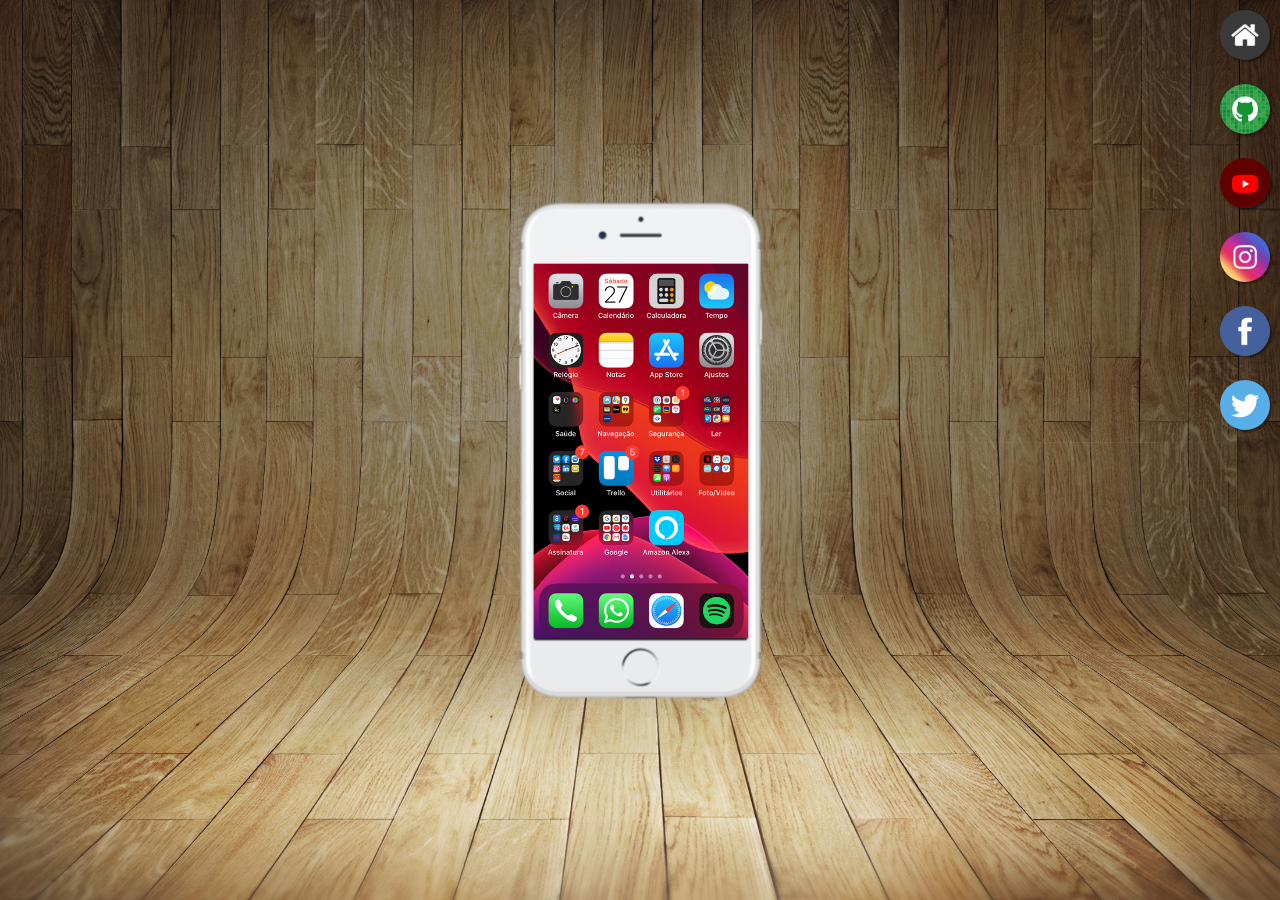
<file: index.html>
<!DOCTYPE html>
<html lang="pt-br">
<head>
    <meta charset="UTF-8">
    <meta name="viewport" content="width=device-width, initial-scale=1.0">
    <title>Minhas redes sociais</title>
    <link rel="shortcut icon" href="favicon.ico" type="image/x-icon">
    <link rel="stylesheet" href="estilo/style.css">
</head>
<body>
    <main>
        <!--Section para o telefone-->
        <section id="telefone"> 
            
           <iframe src="home.html" name="tela" id="tela" frameborder="0">
            Seu navegador não é compatível
           </iframe>
        </section>
        <!--logo das redes sociais-->
        <section id="redes">
          <a href="home.html" target="tela"><img src="imagens/logo-home.jpg"></a> <br>
          <a href="github.html" target="tela"><img src="imagens/logo-github.jpg"></a> <br>
          <a href="youtube.html" target="tela"><img src="imagens/logo-youtube.jpg"></a> <br>
          <a href="instagram.html" target="tela"><img src="imagens/logo-instagram.jpg"></a> <br>
          <a href="facebook.html" target="tela"><img src="imagens/logo-facebook.jpg"></a> <br>
          <a href="twitter.html" target="tela"><img src="imagens/logo-twitter.jpg"></a>
        
        </section>
    </main>
</body>
</html>
</file>
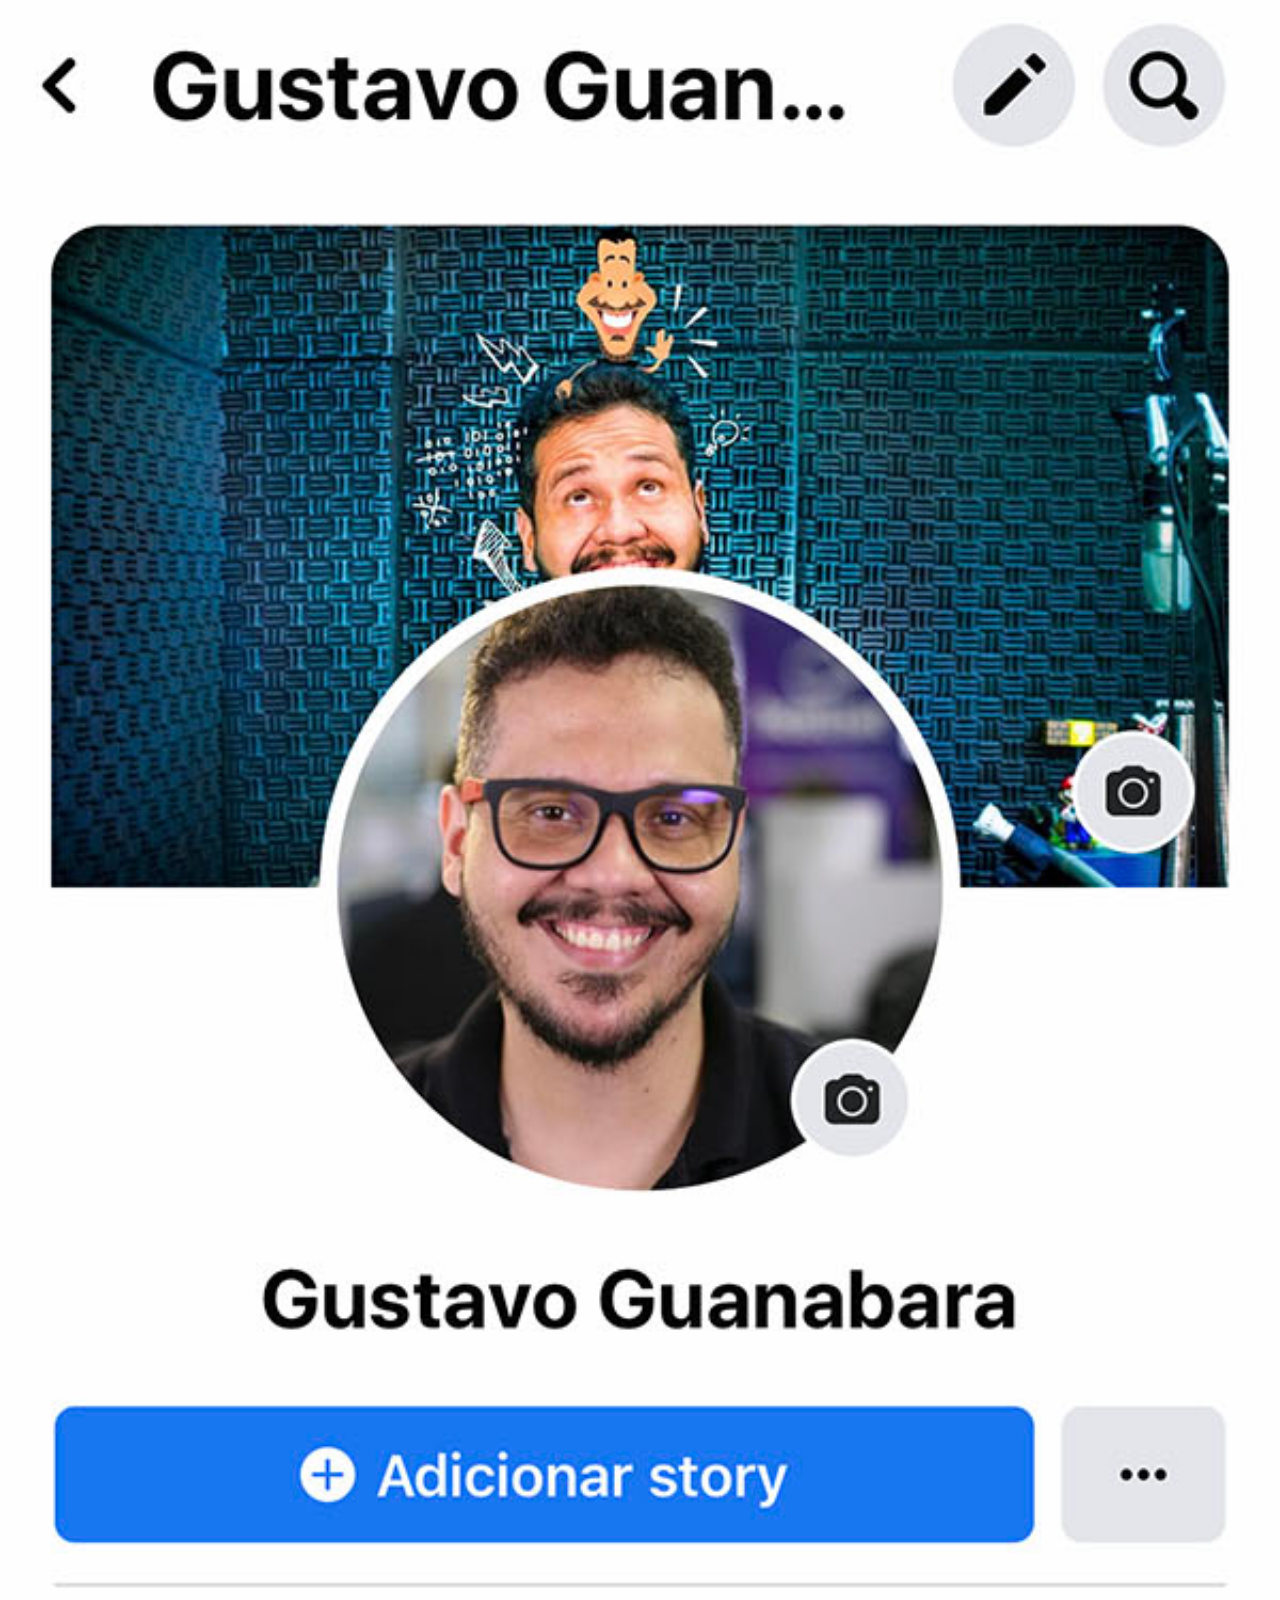
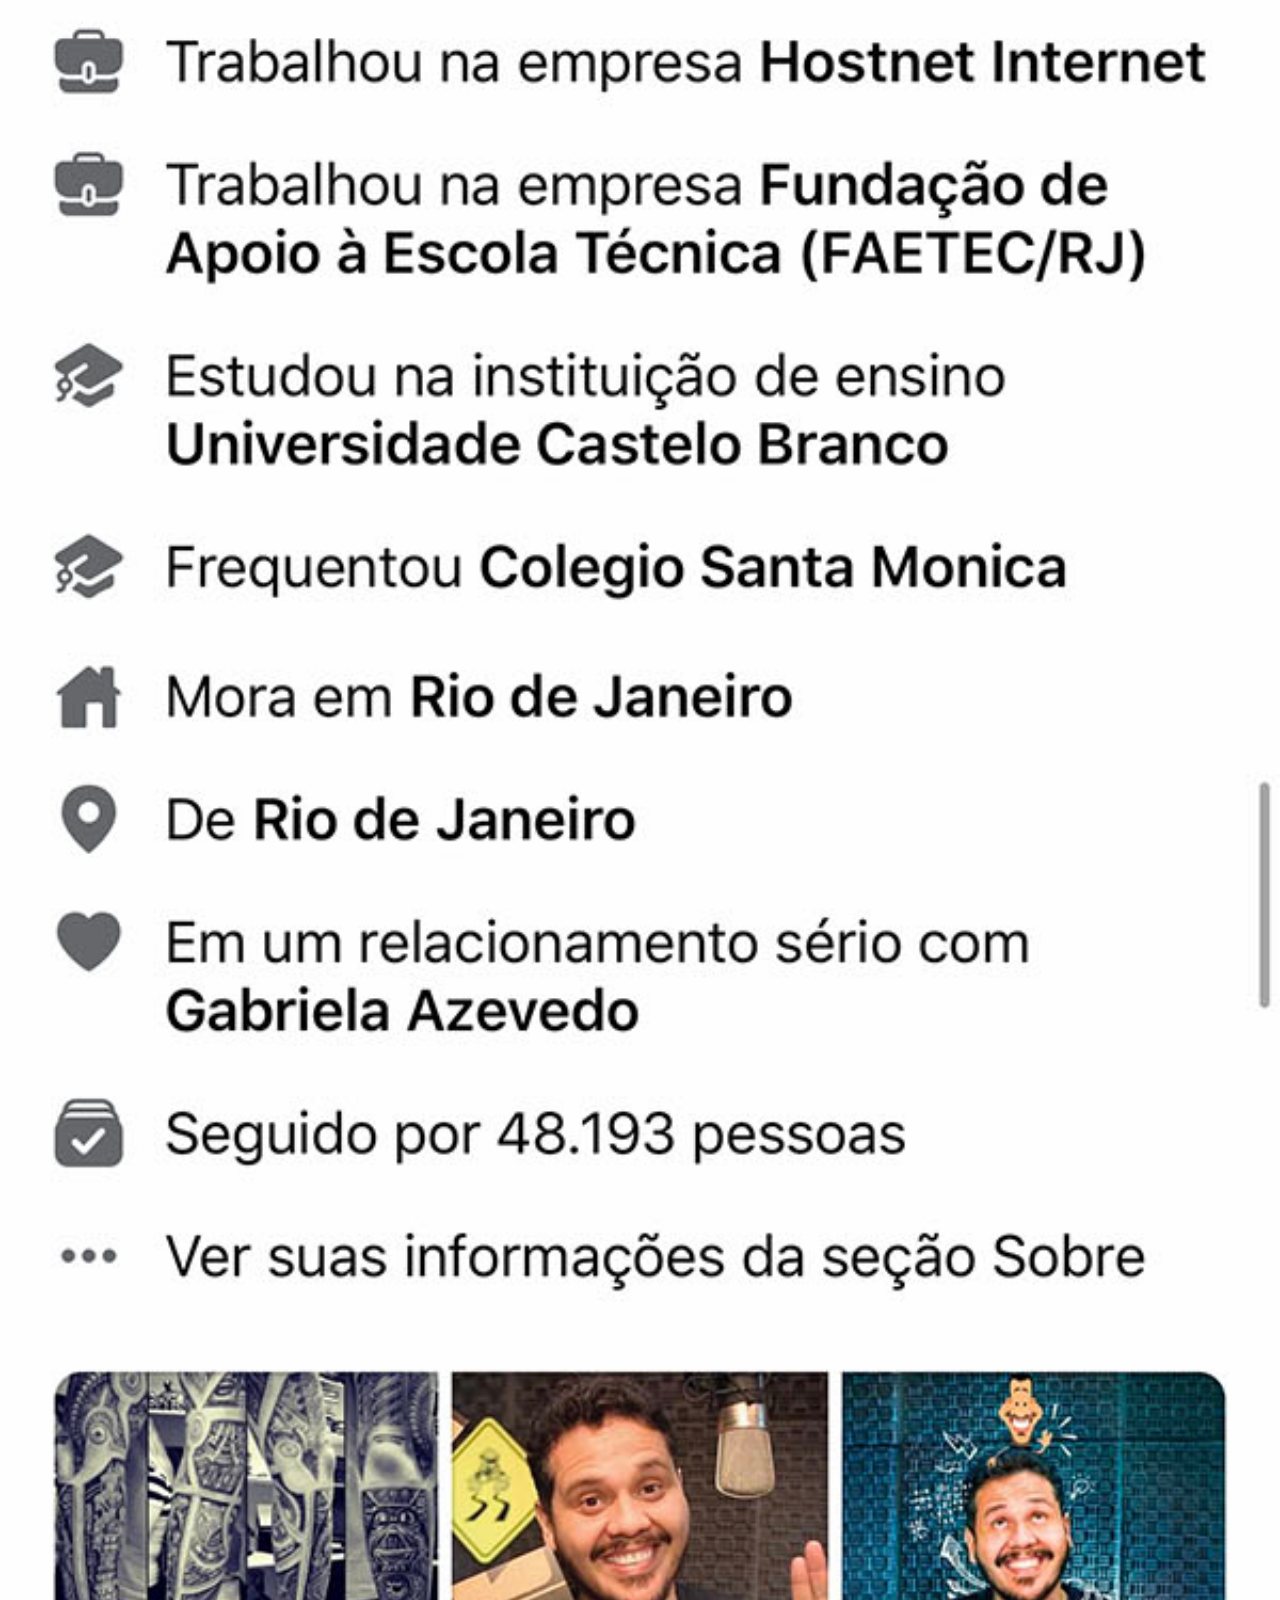
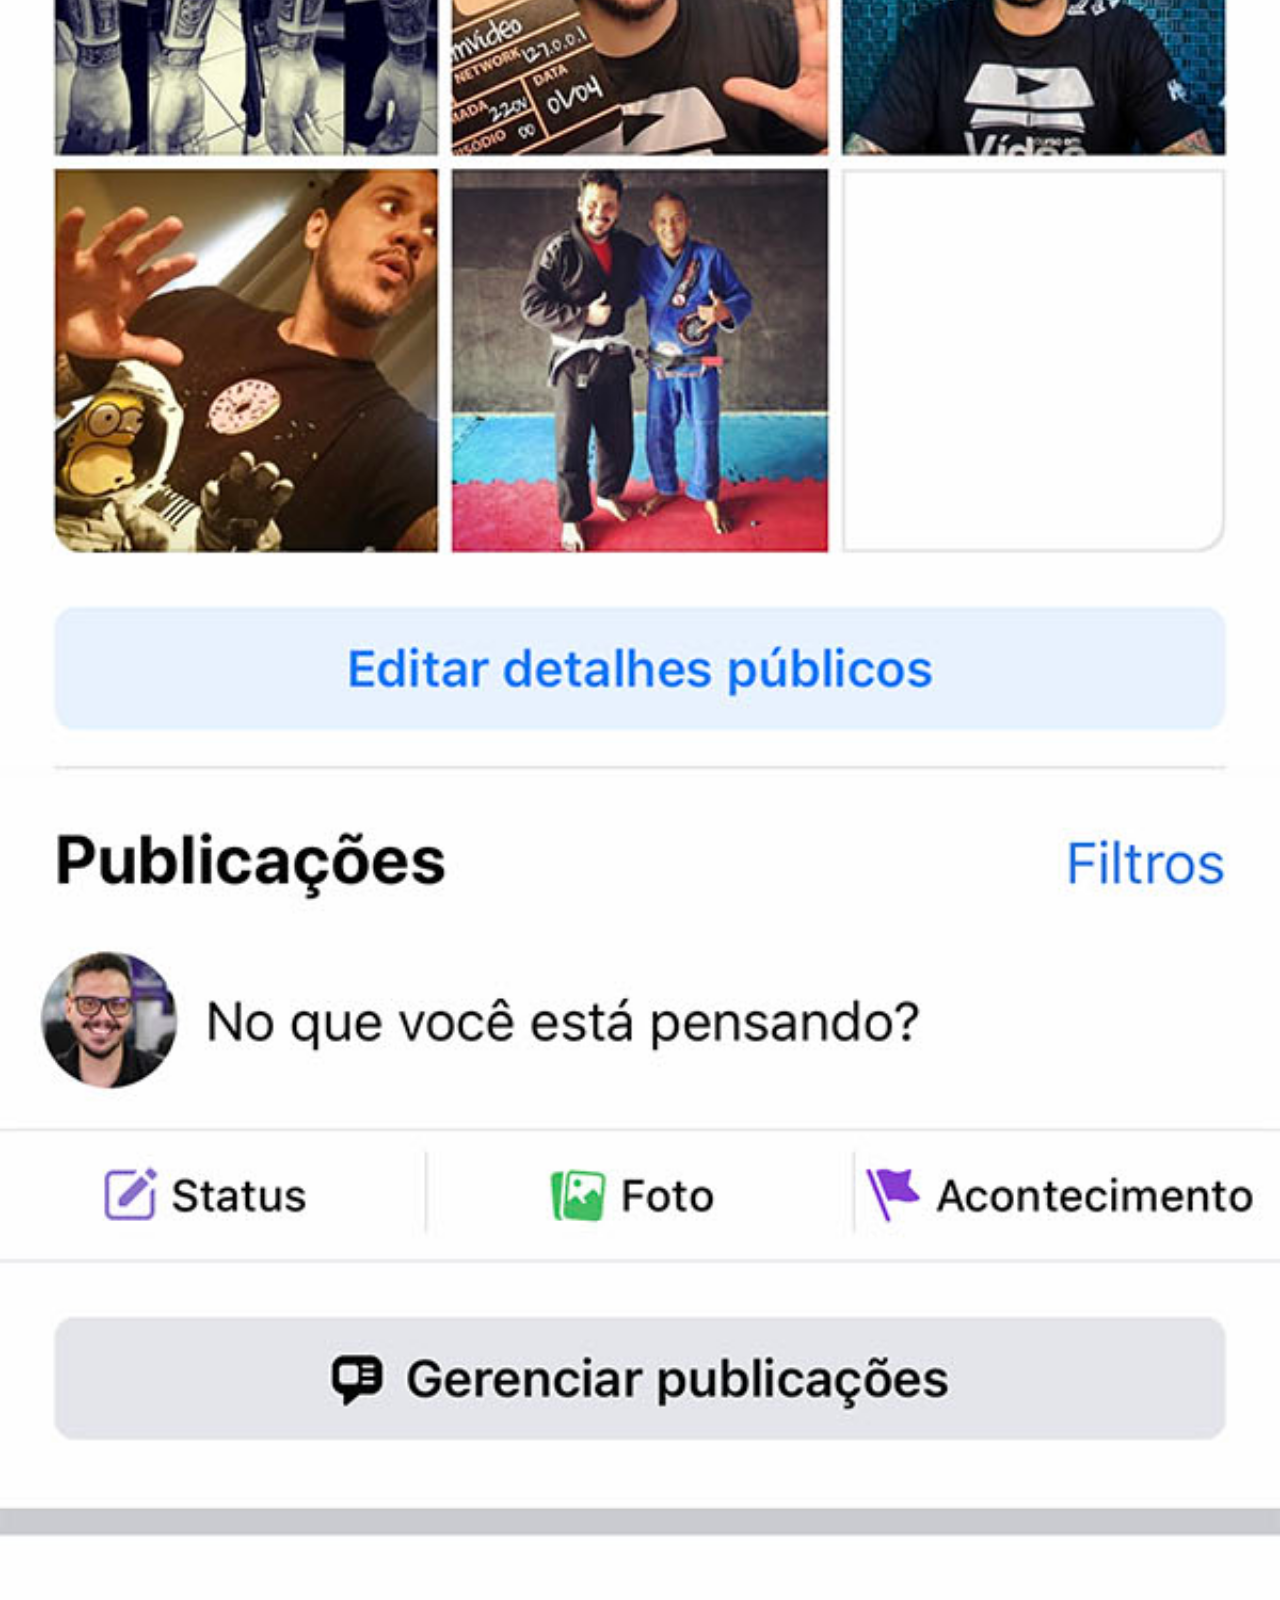
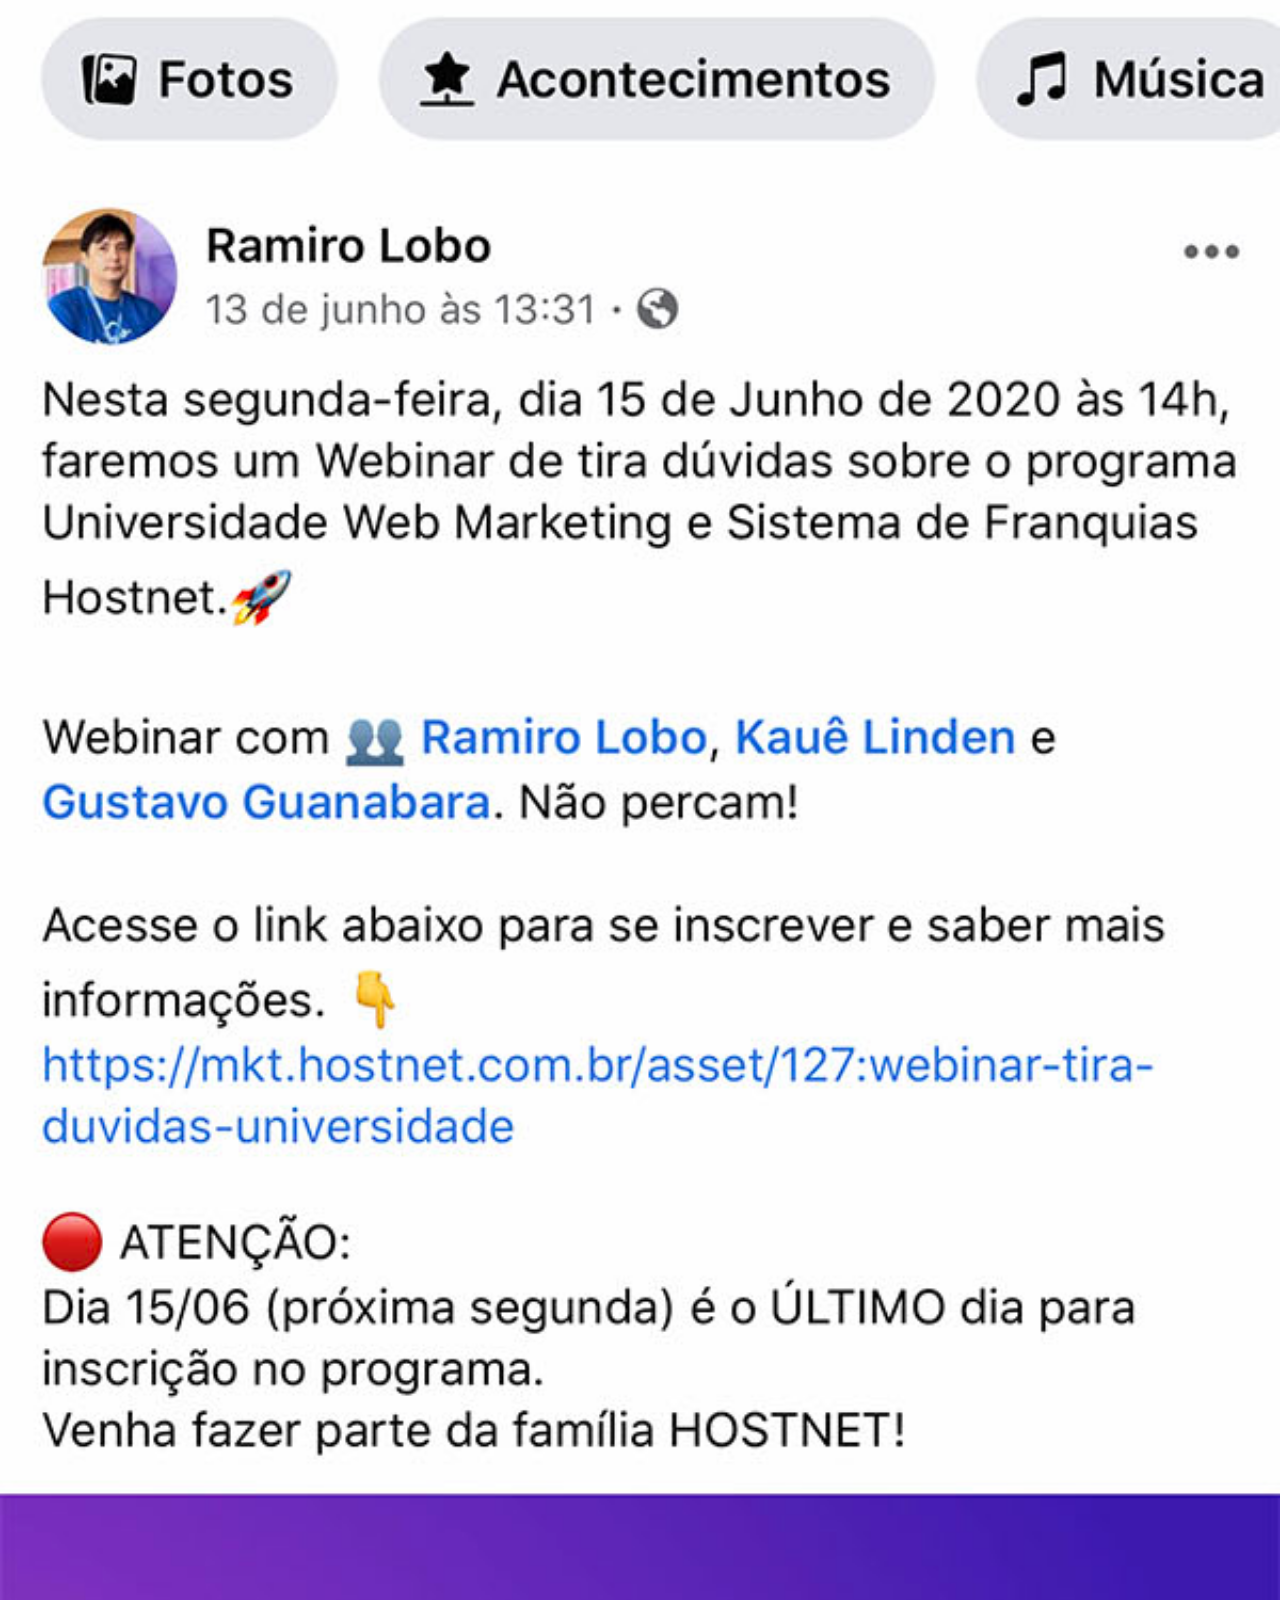
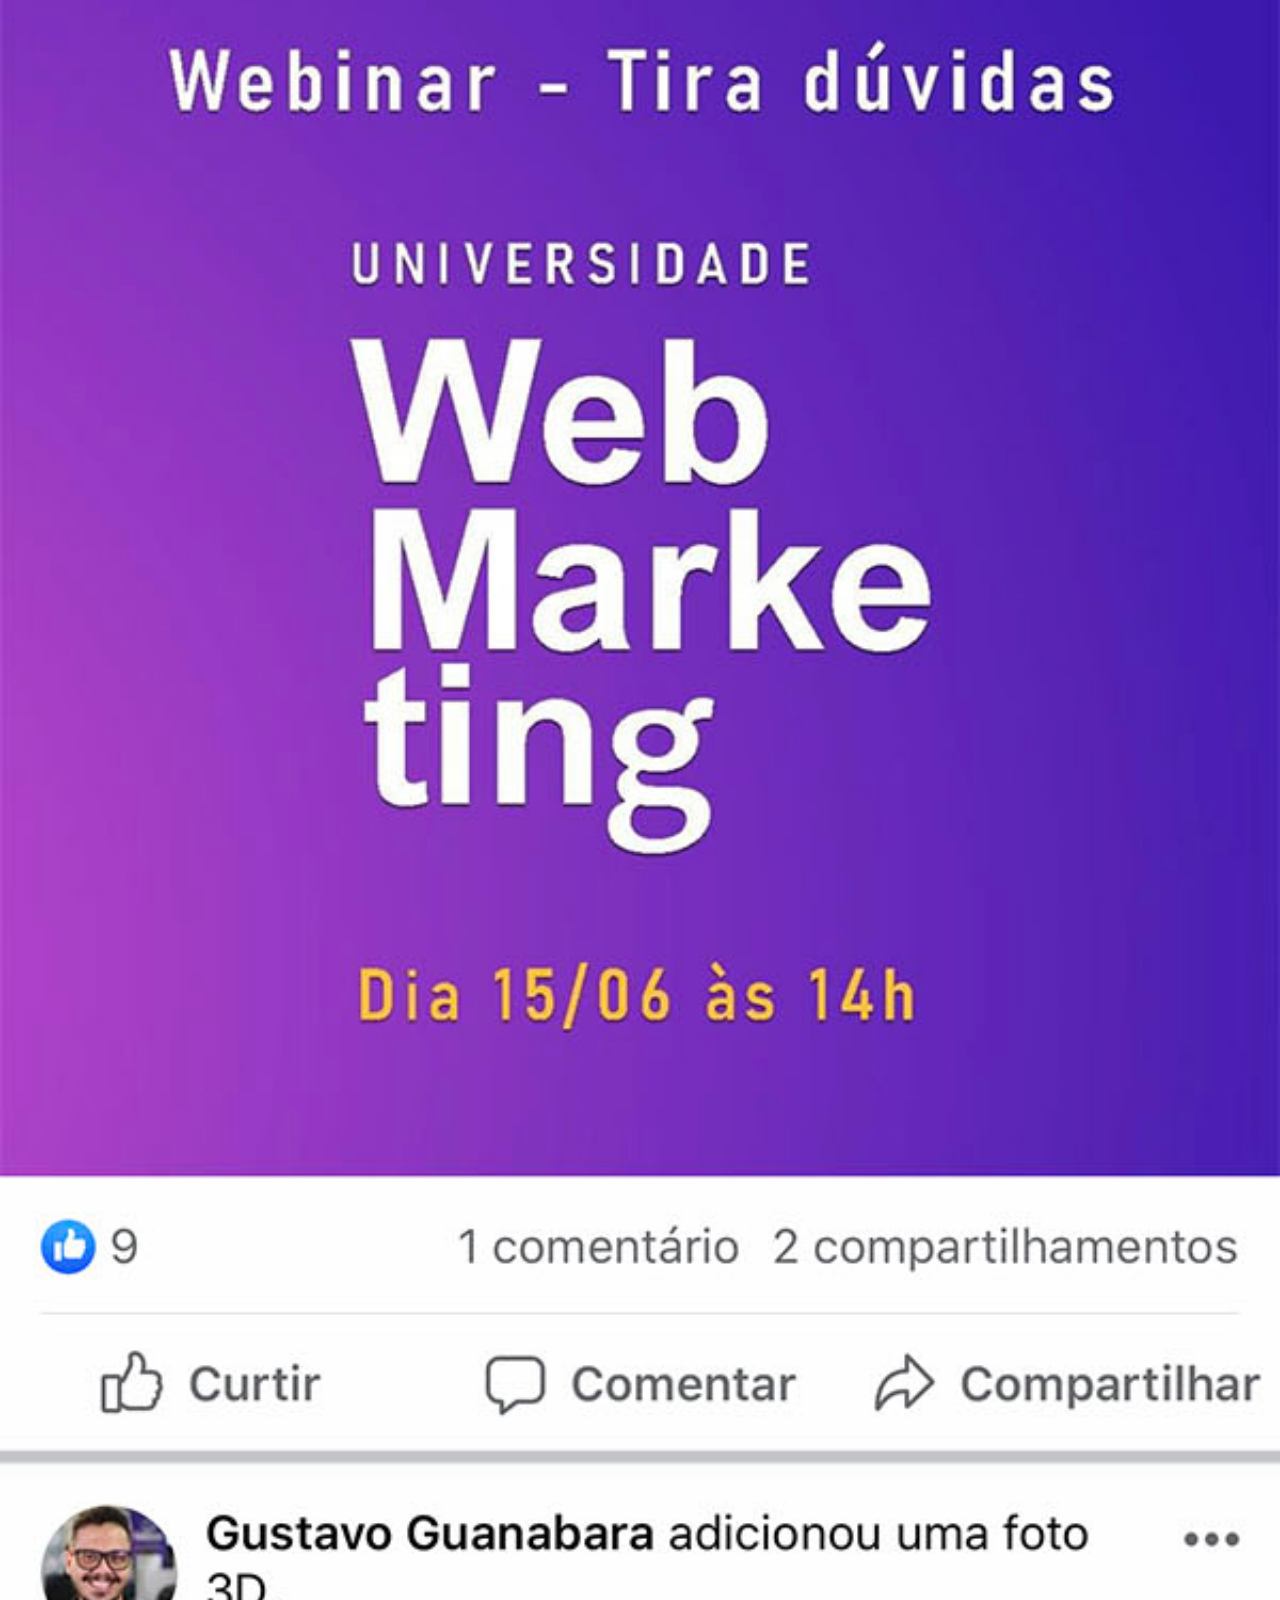
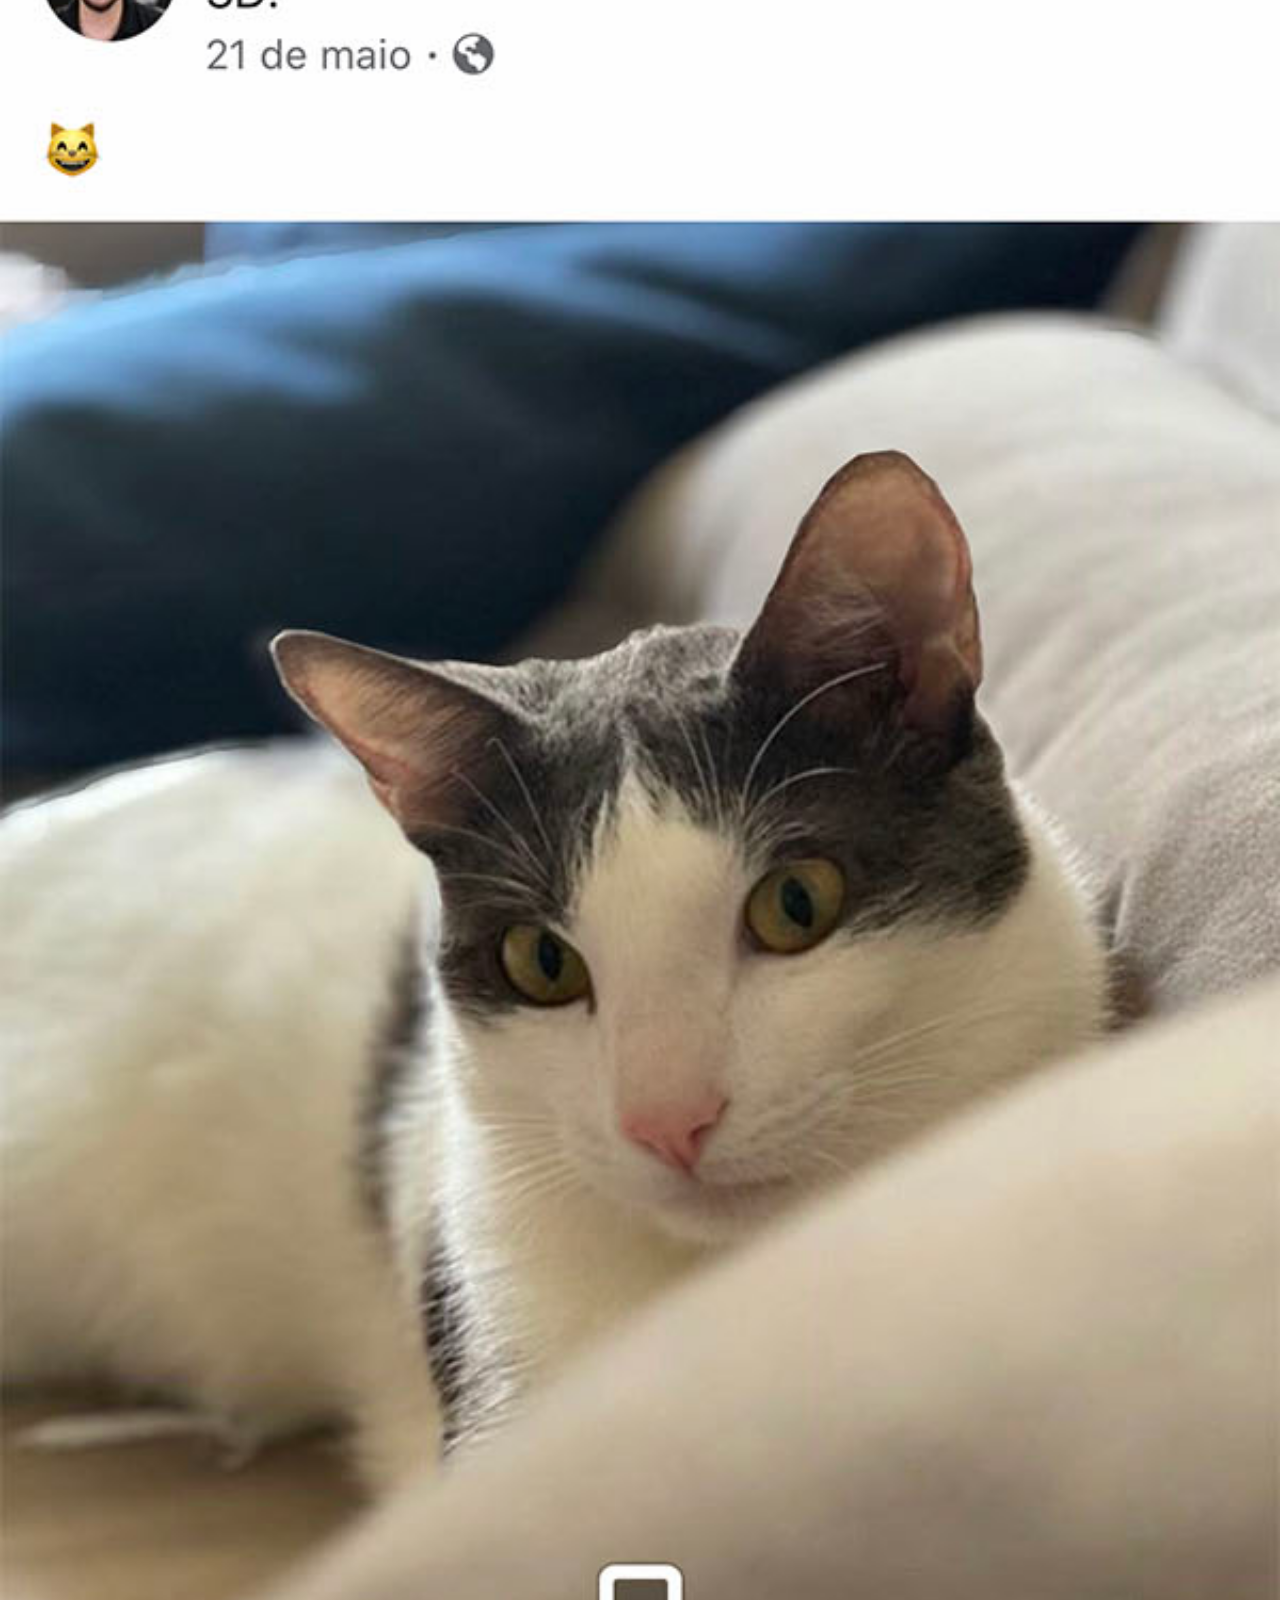
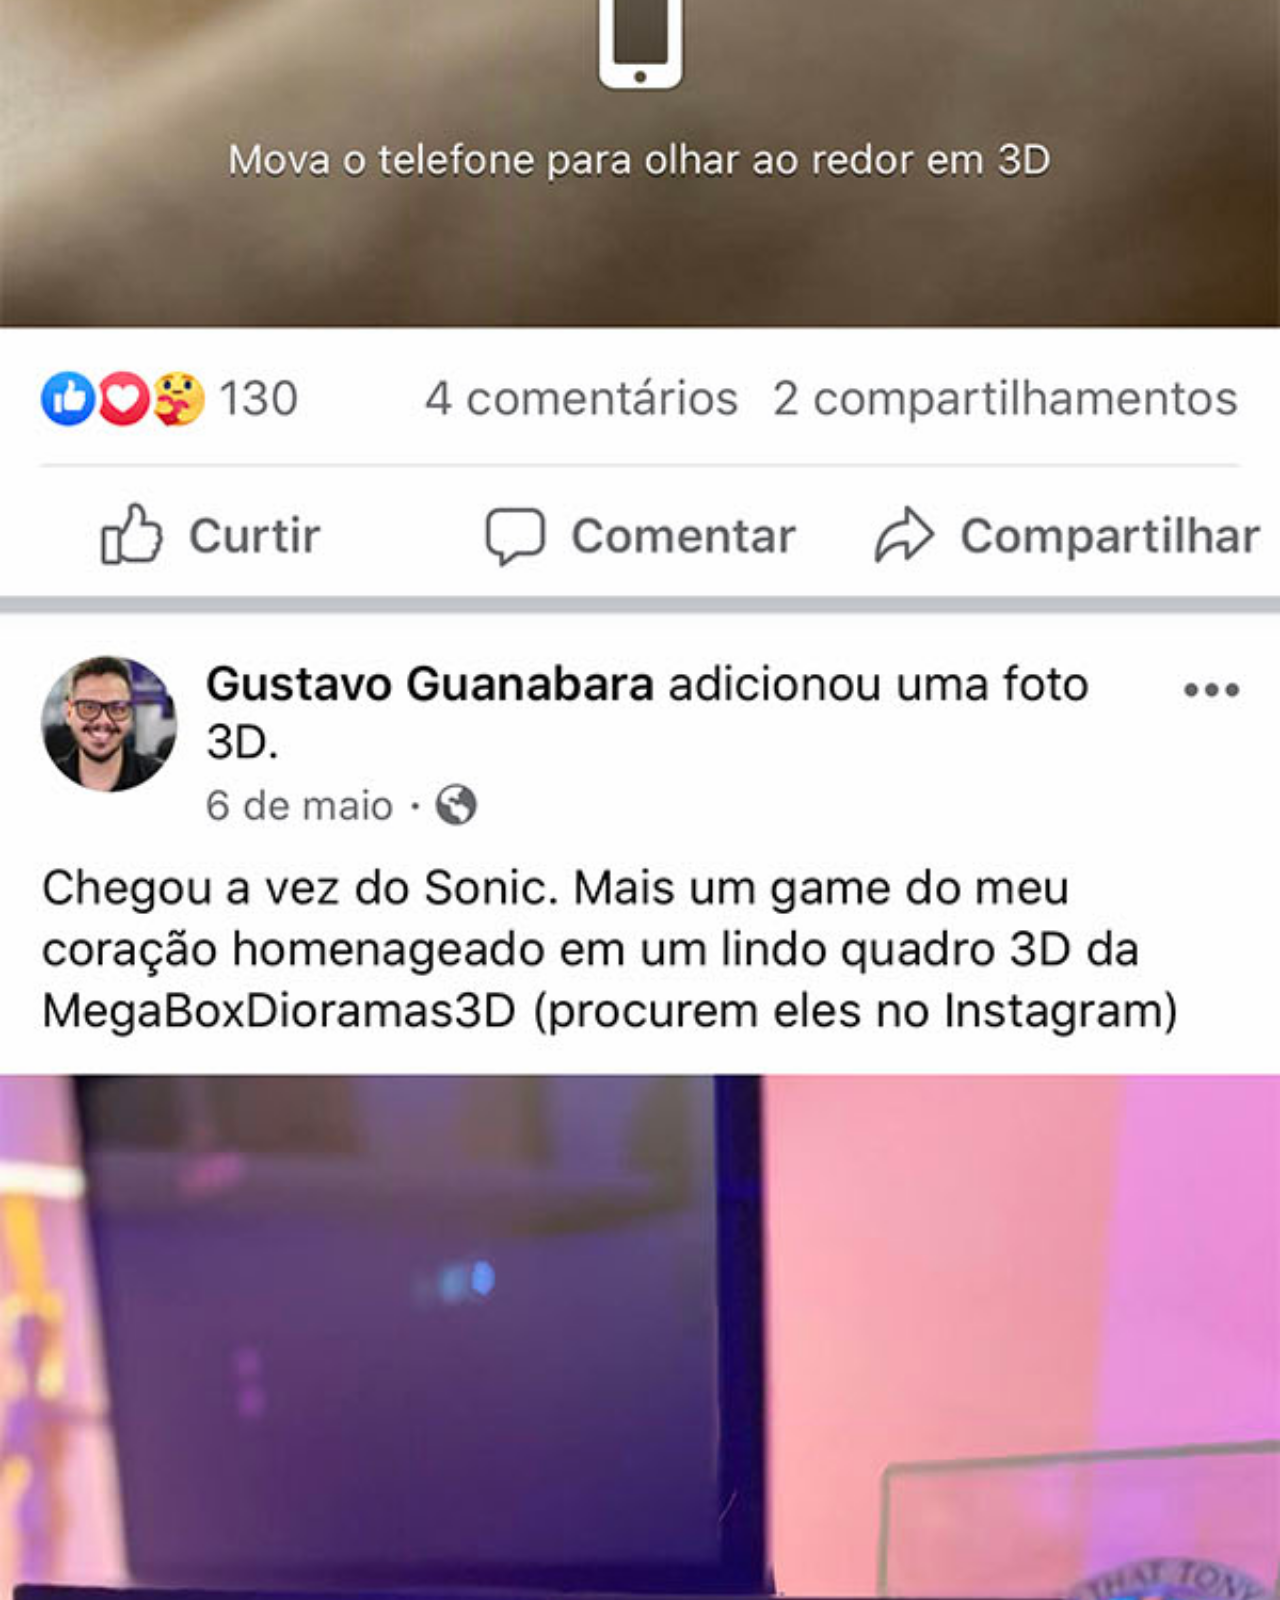
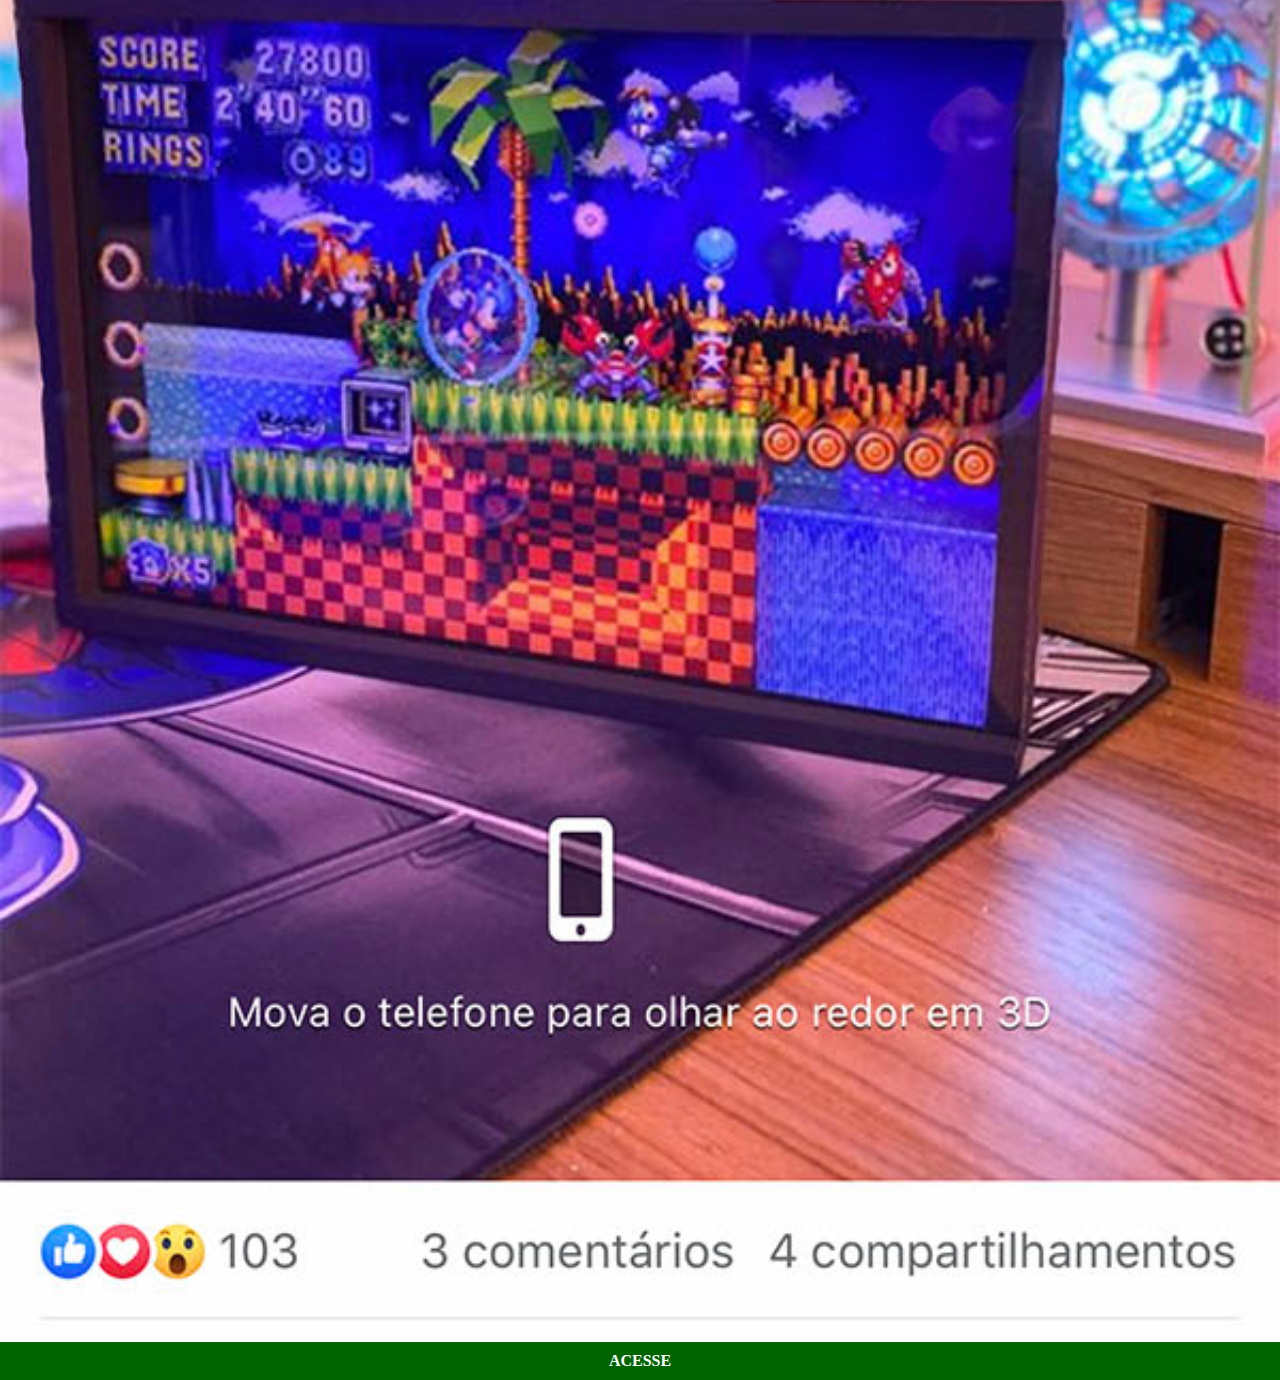
<file: facebook.html>
<!DOCTYPE html>
<html lang="pt-br">
<head>
    <meta charset="UTF-8">
    <meta name="viewport" content="width=device-width, initial-scale=1.0">
    <title>Facebook</title>
    <link rel="stylesheet" href="estilo/social.css">
</head>
<body>
    <img src="imagens/tela-facebook.jpg">
    <a href="https://www.facebook.com/gustavoguanabara/?locale=pt_BR">ACESSE</a>
</body>
</html>
</file>
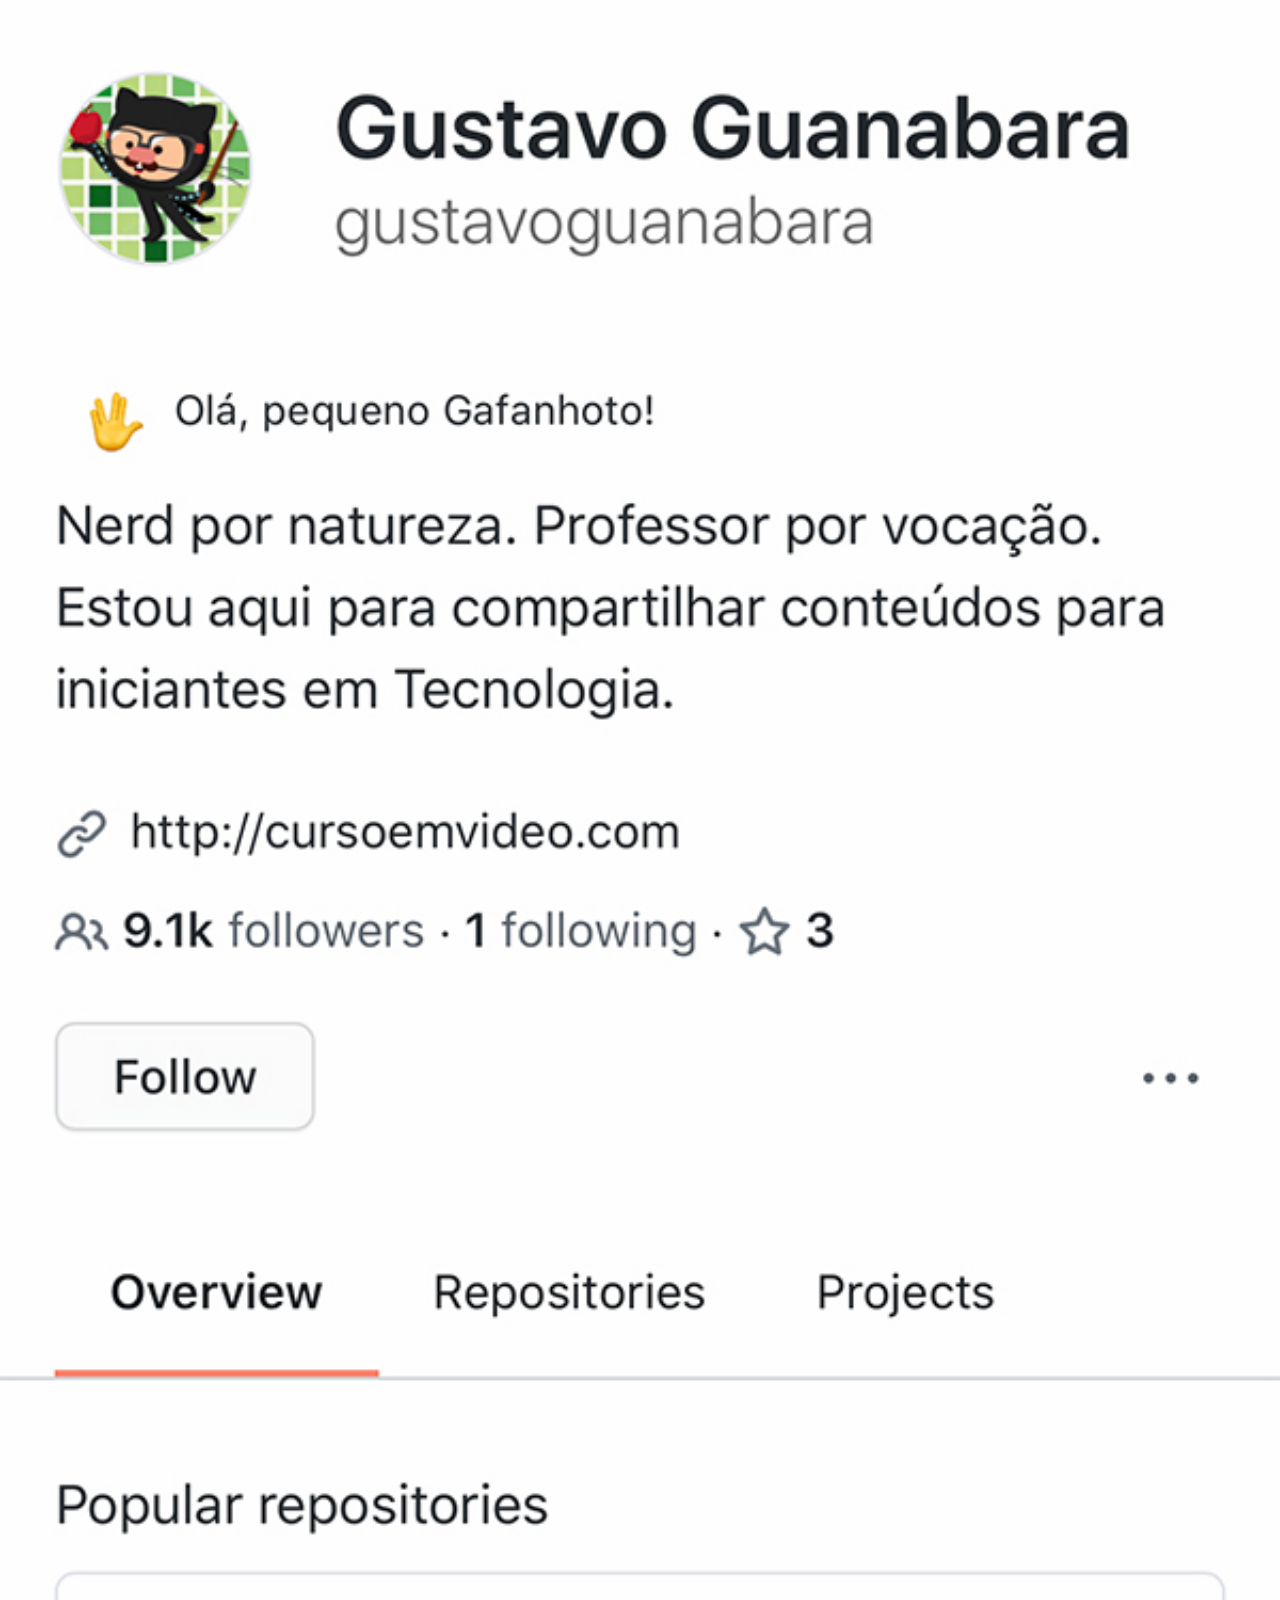
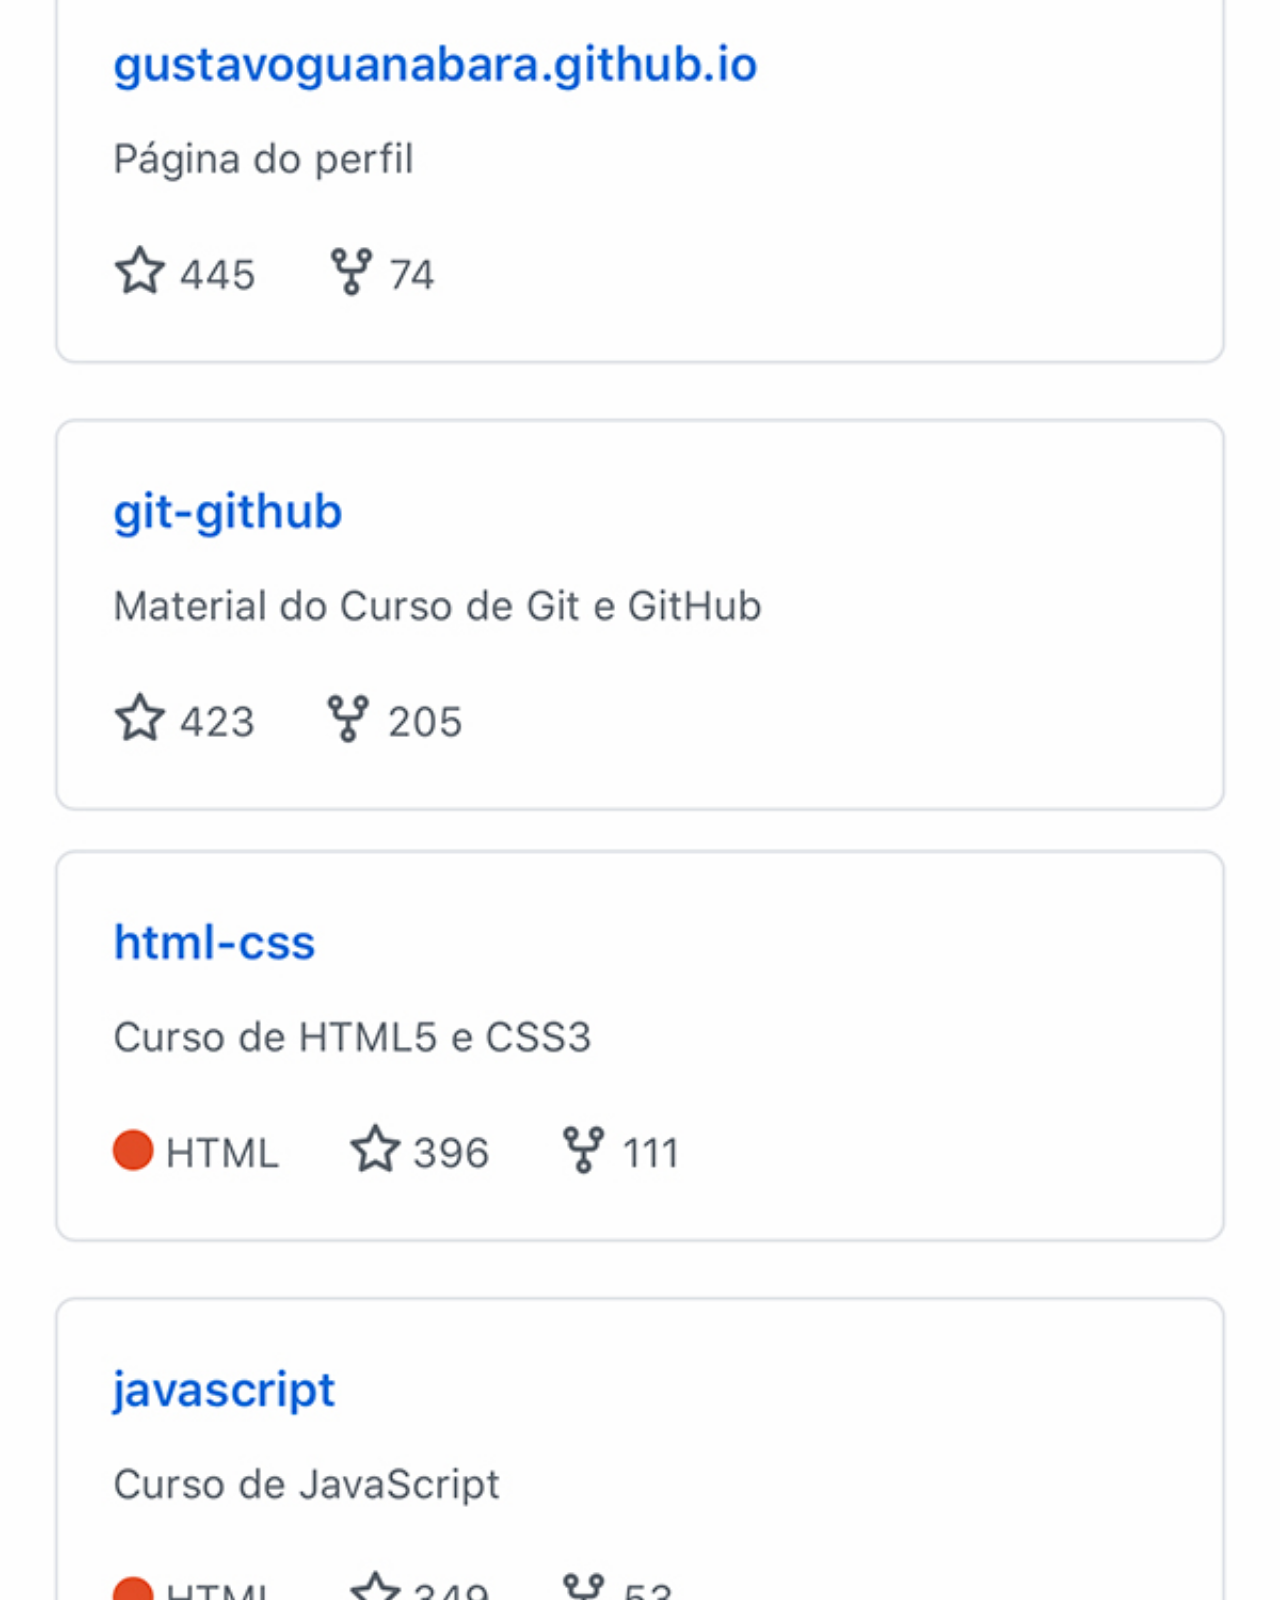
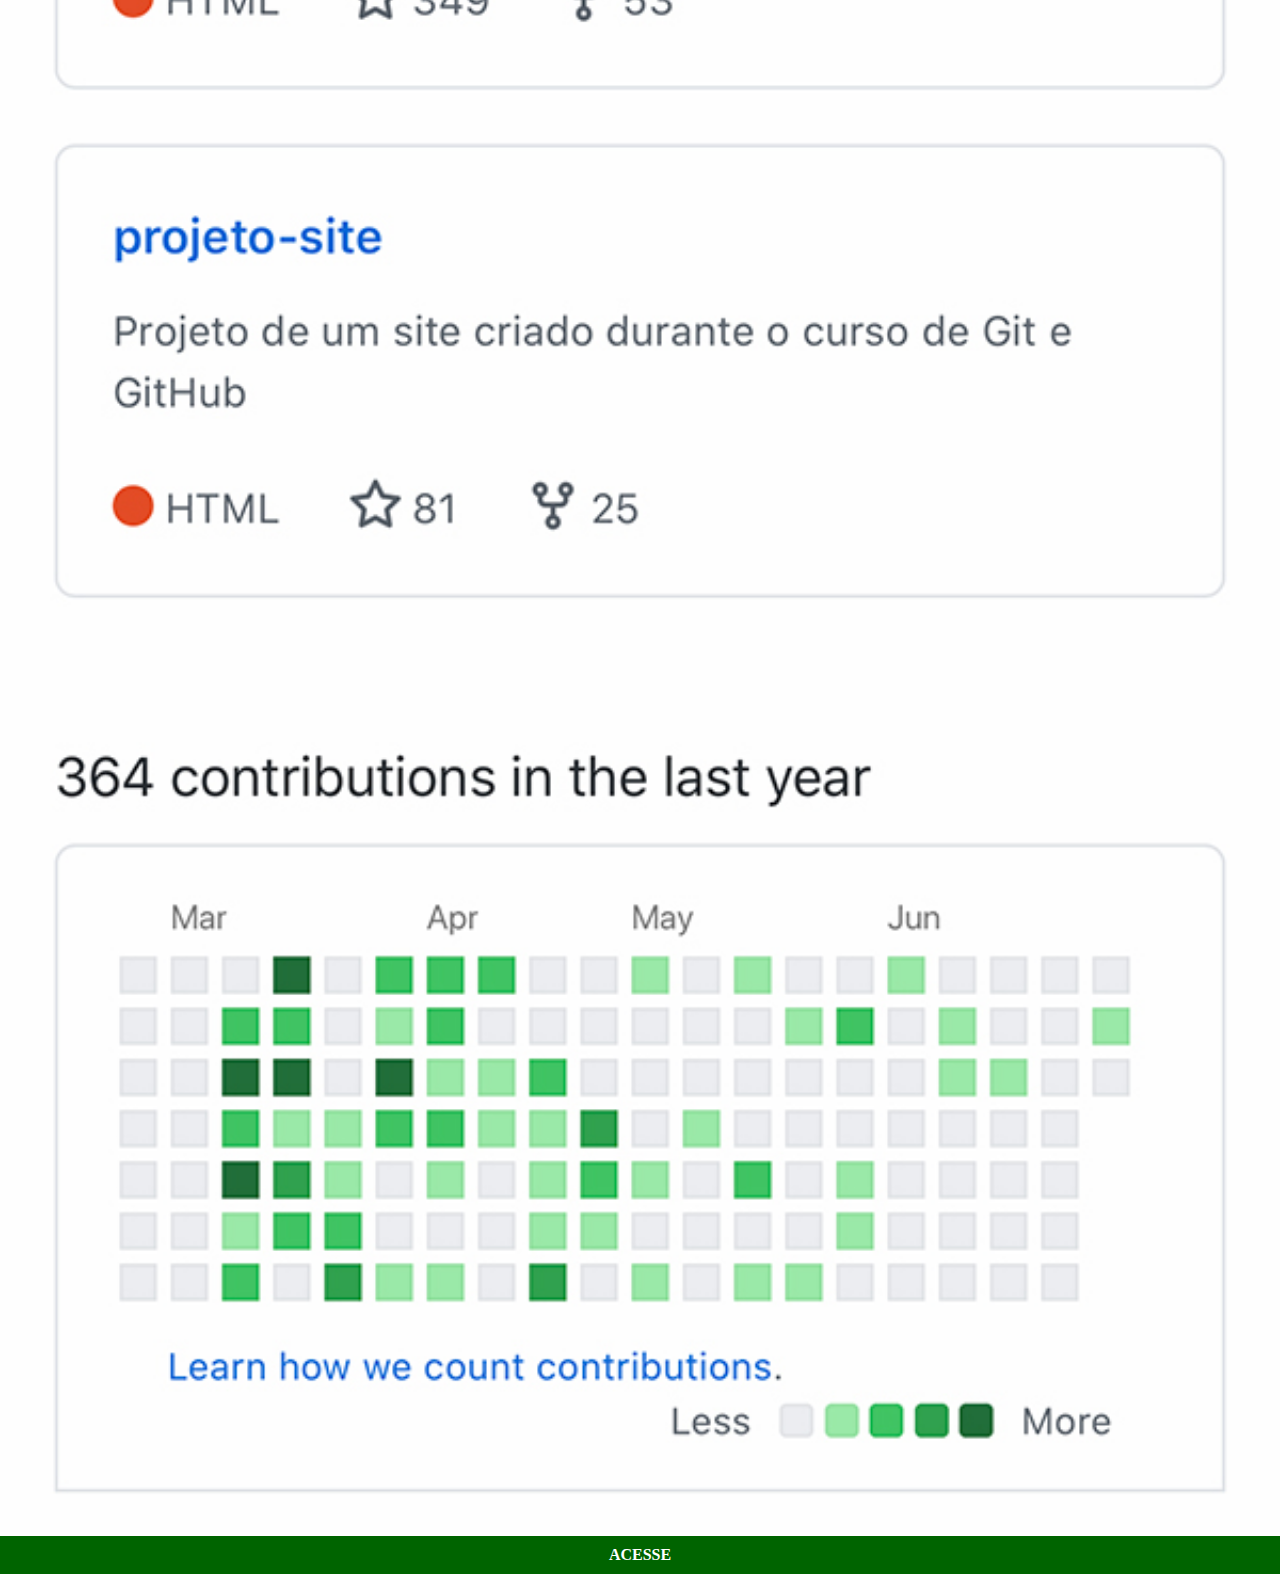
<file: github.html>
<!DOCTYPE html>
<html lang="pt-br">
<head>
    <meta charset="UTF-8">
    <meta name="viewport" content="width=device-width, initial-scale=1.0">
    <title>GitHub</title>
    <link rel="stylesheet" href="estilo/social.css">
</head>
<body>
    <img src="imagens/tela-github.jpg" >
    <a href="https://github.com/gustavoguanabara" target="_blank">ACESSE</a>
</body>
</html>
</file>
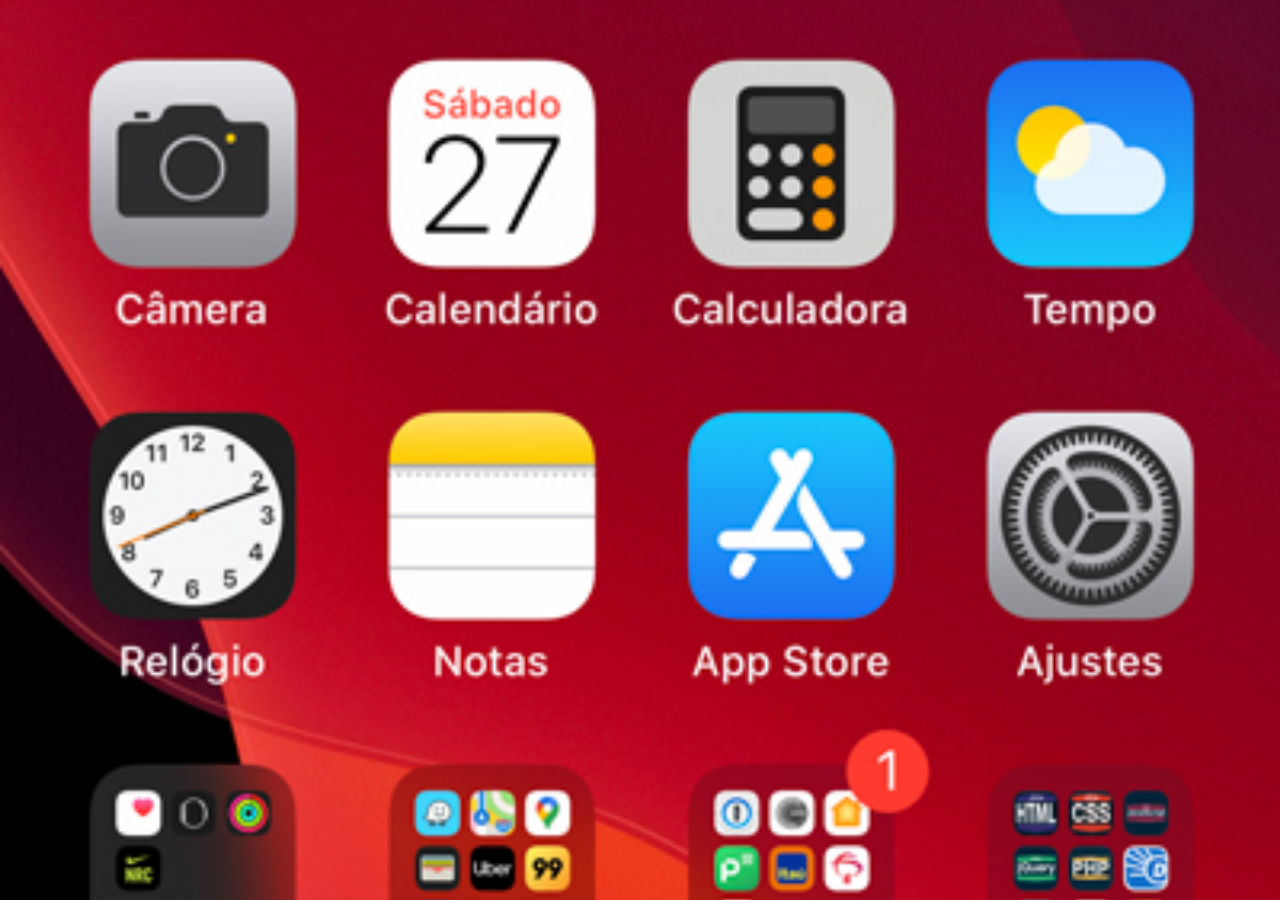
<file: home.html>
<!DOCTYPE html>
<html lang="pt-br">
<head>
    <meta charset="UTF-8">
    <meta name="viewport" content="width=device-width, initial-scale=1.0">
    <title></title>
    <style>
       *{
        margin: 0px;
        padding: 0px;
       }
       body{
        width: 100vw;
        height: 100vh;
        background: url('imagens/tela-home.jpg') no-repeat top center;
        background-size: cover;
       }
    </style>
</head>
<body>
    
</body>
</html>
</file>
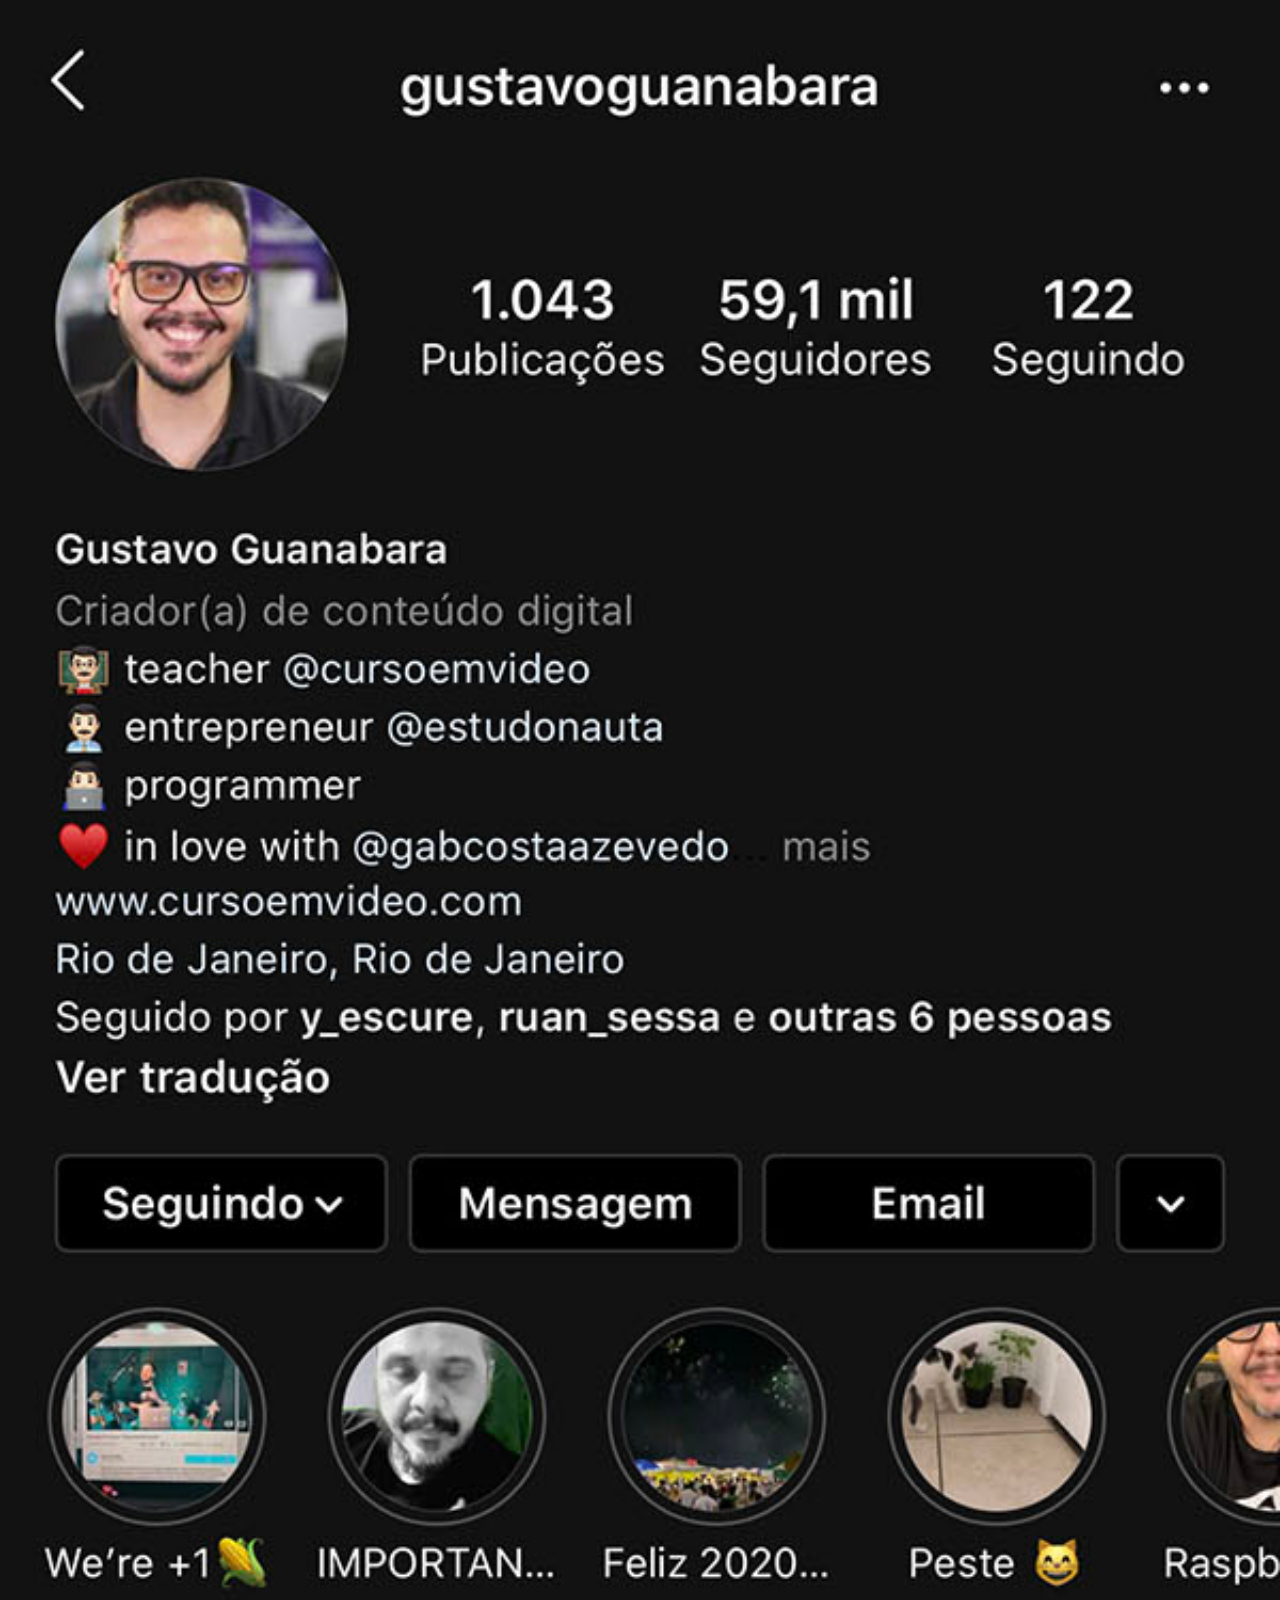
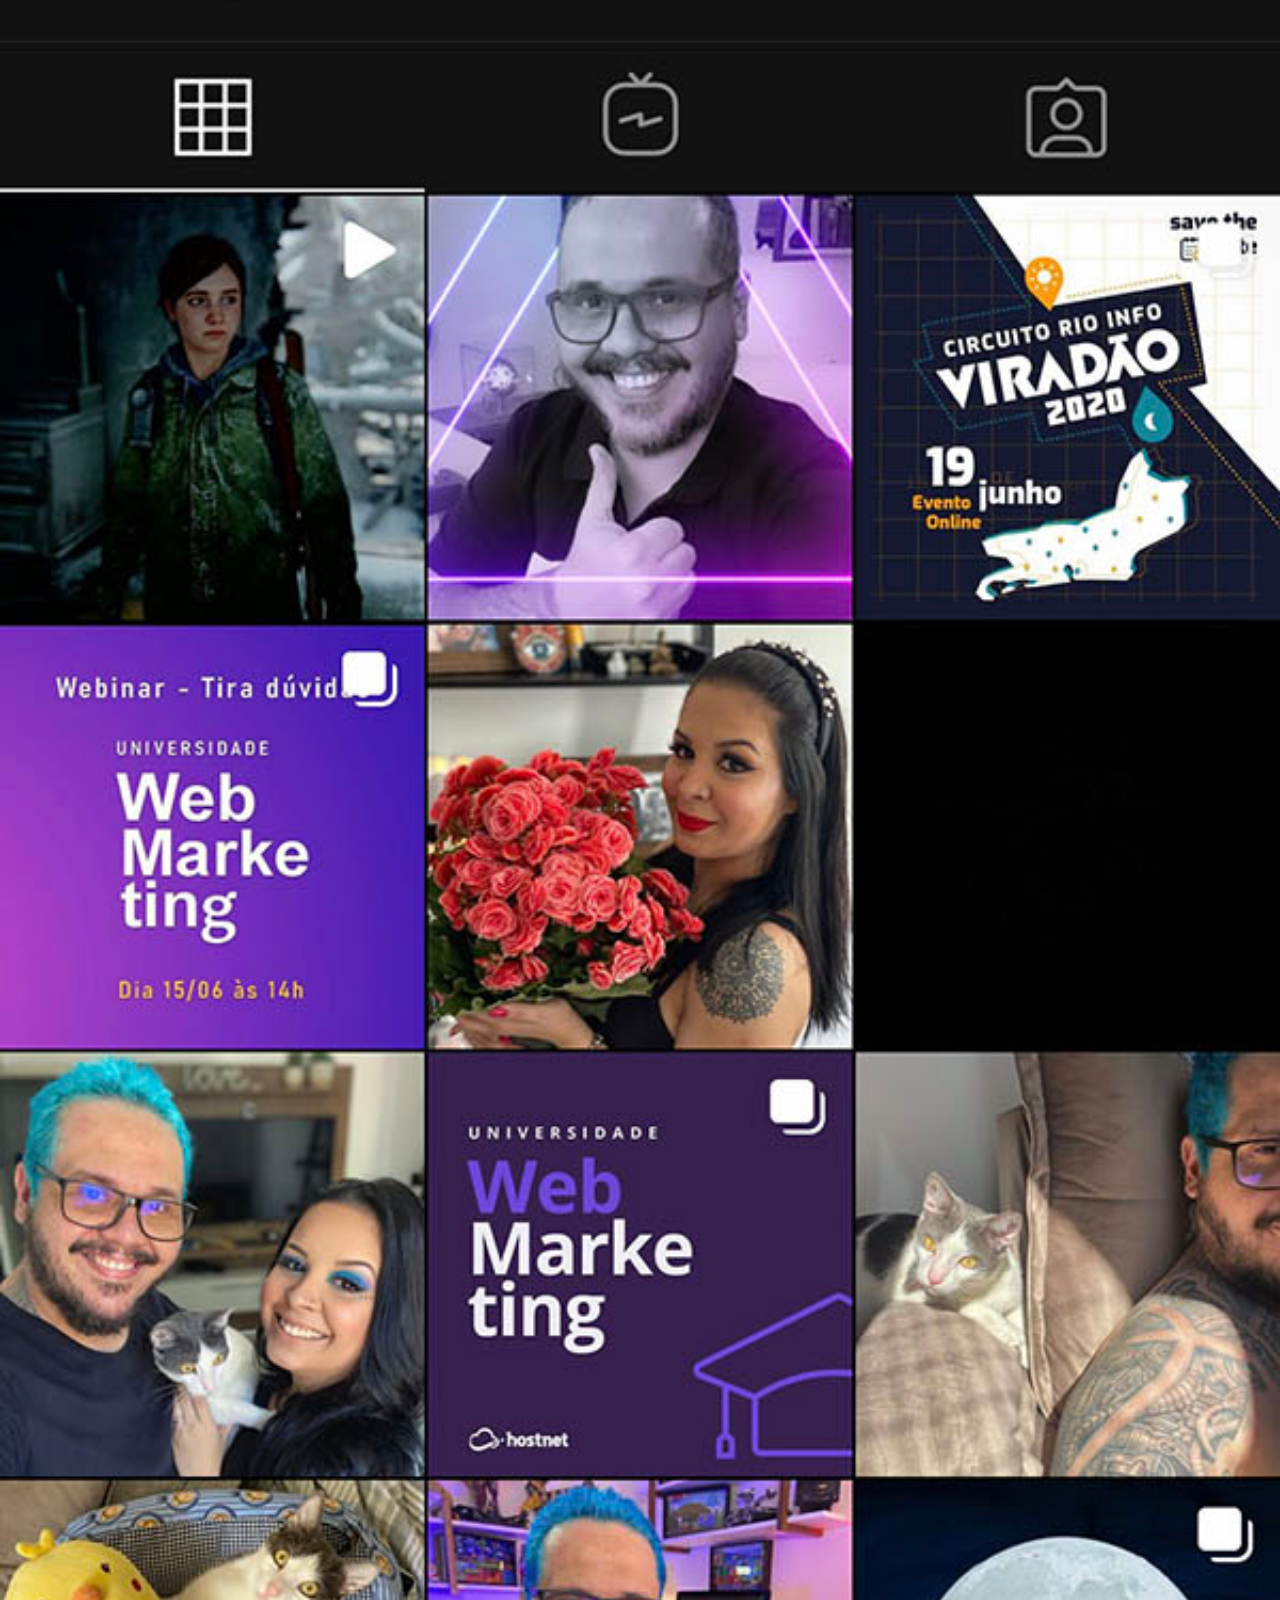
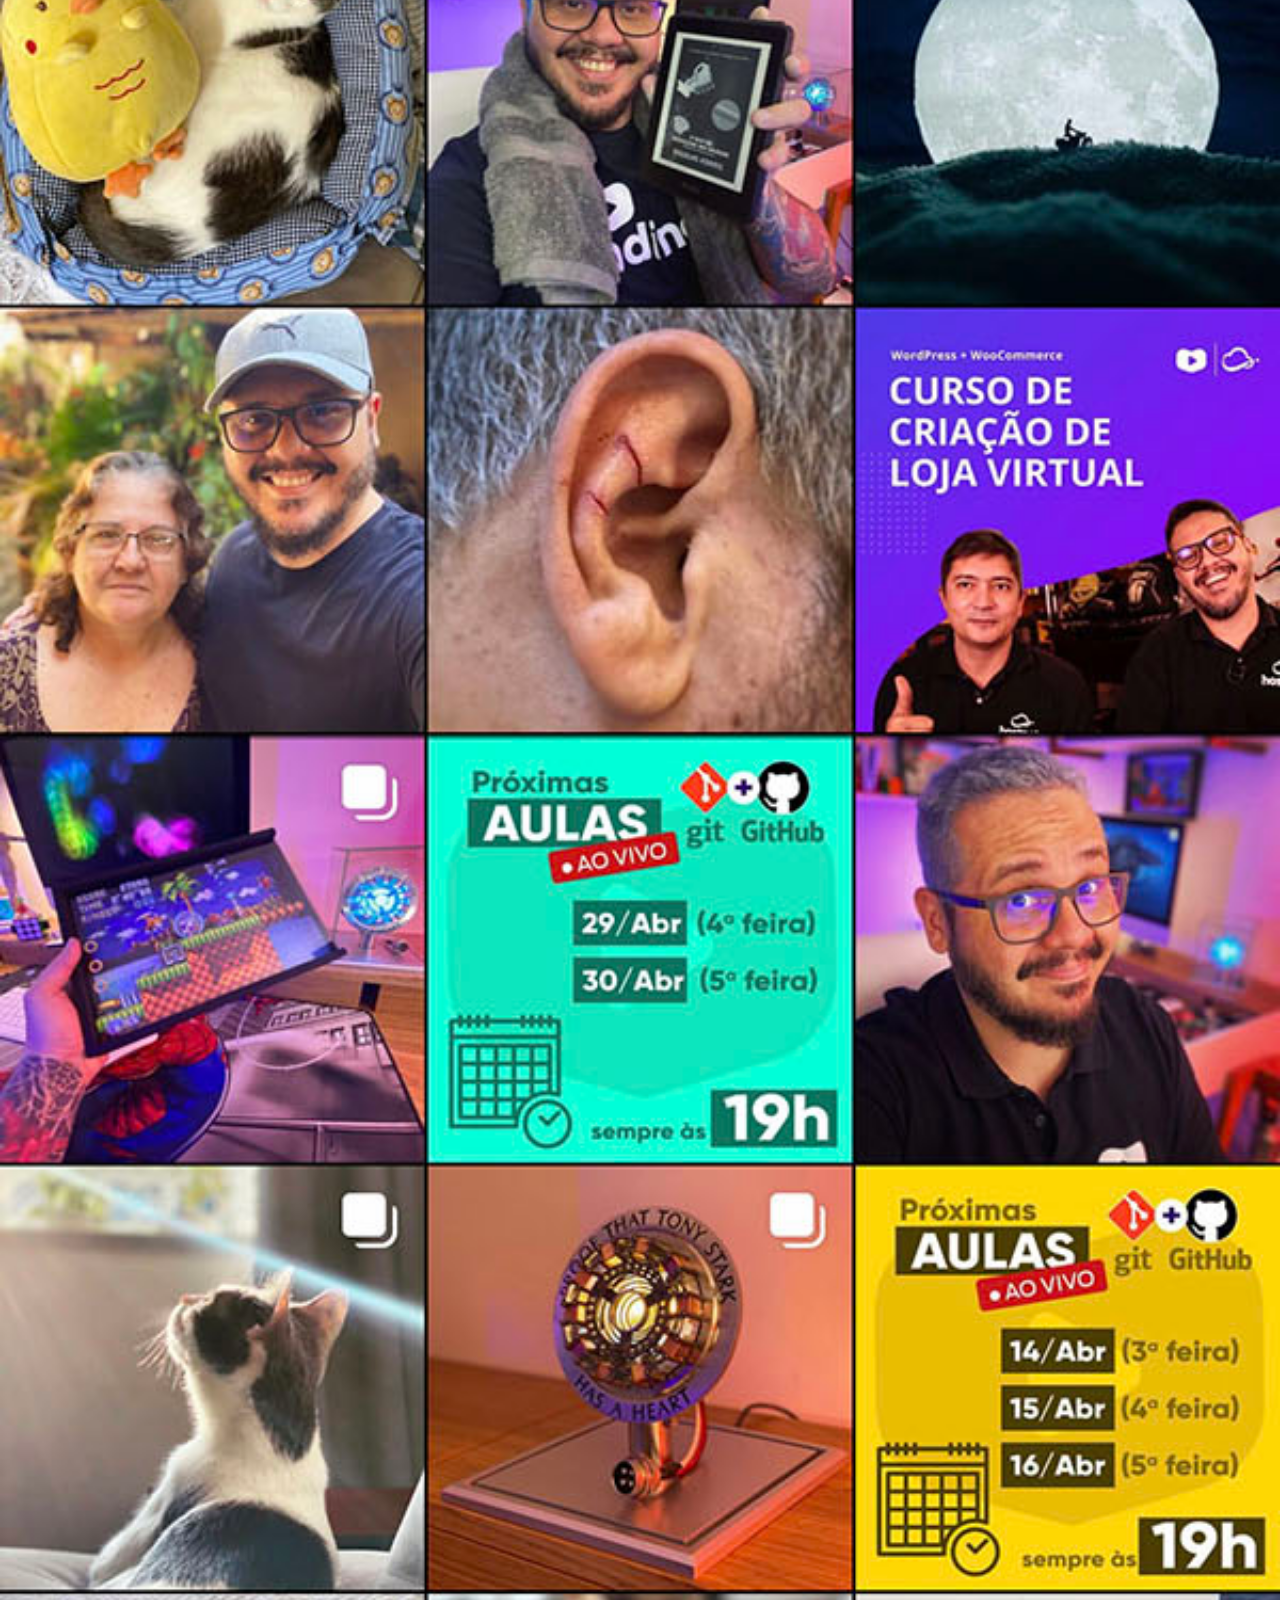
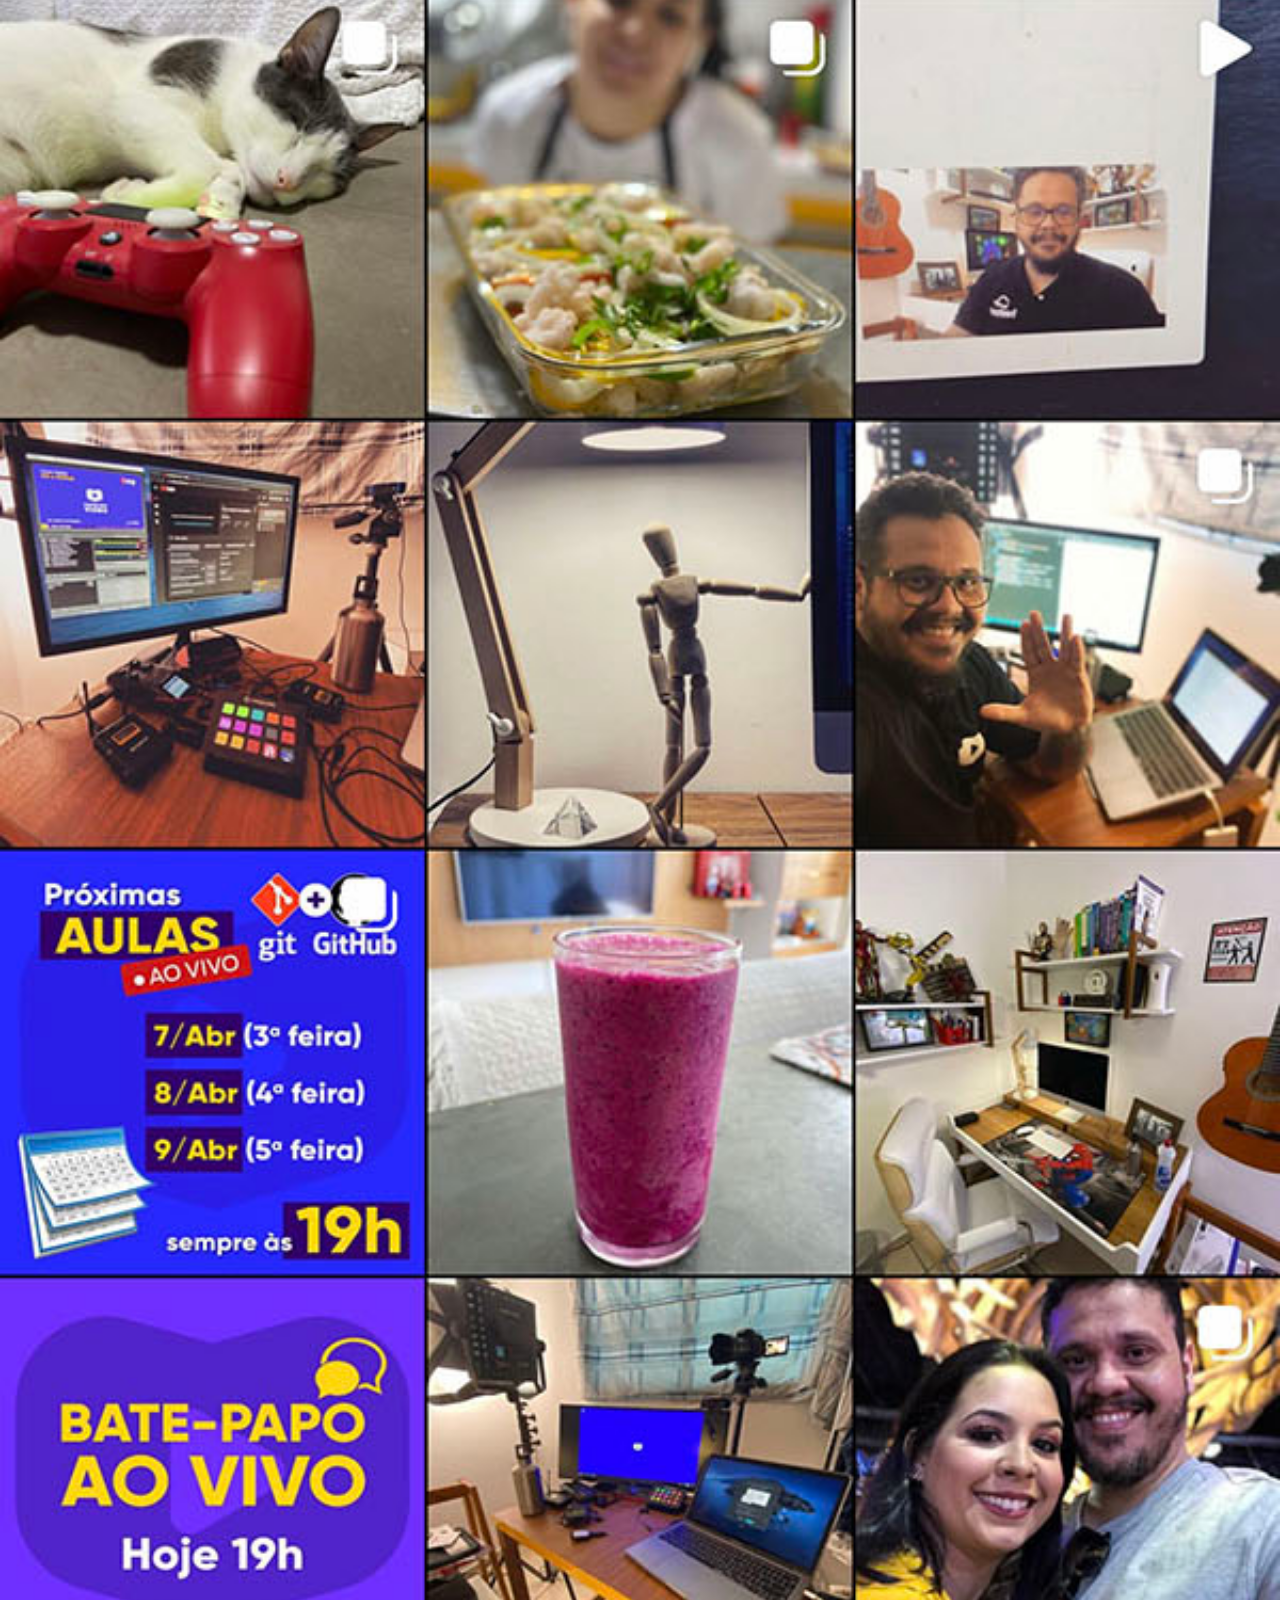
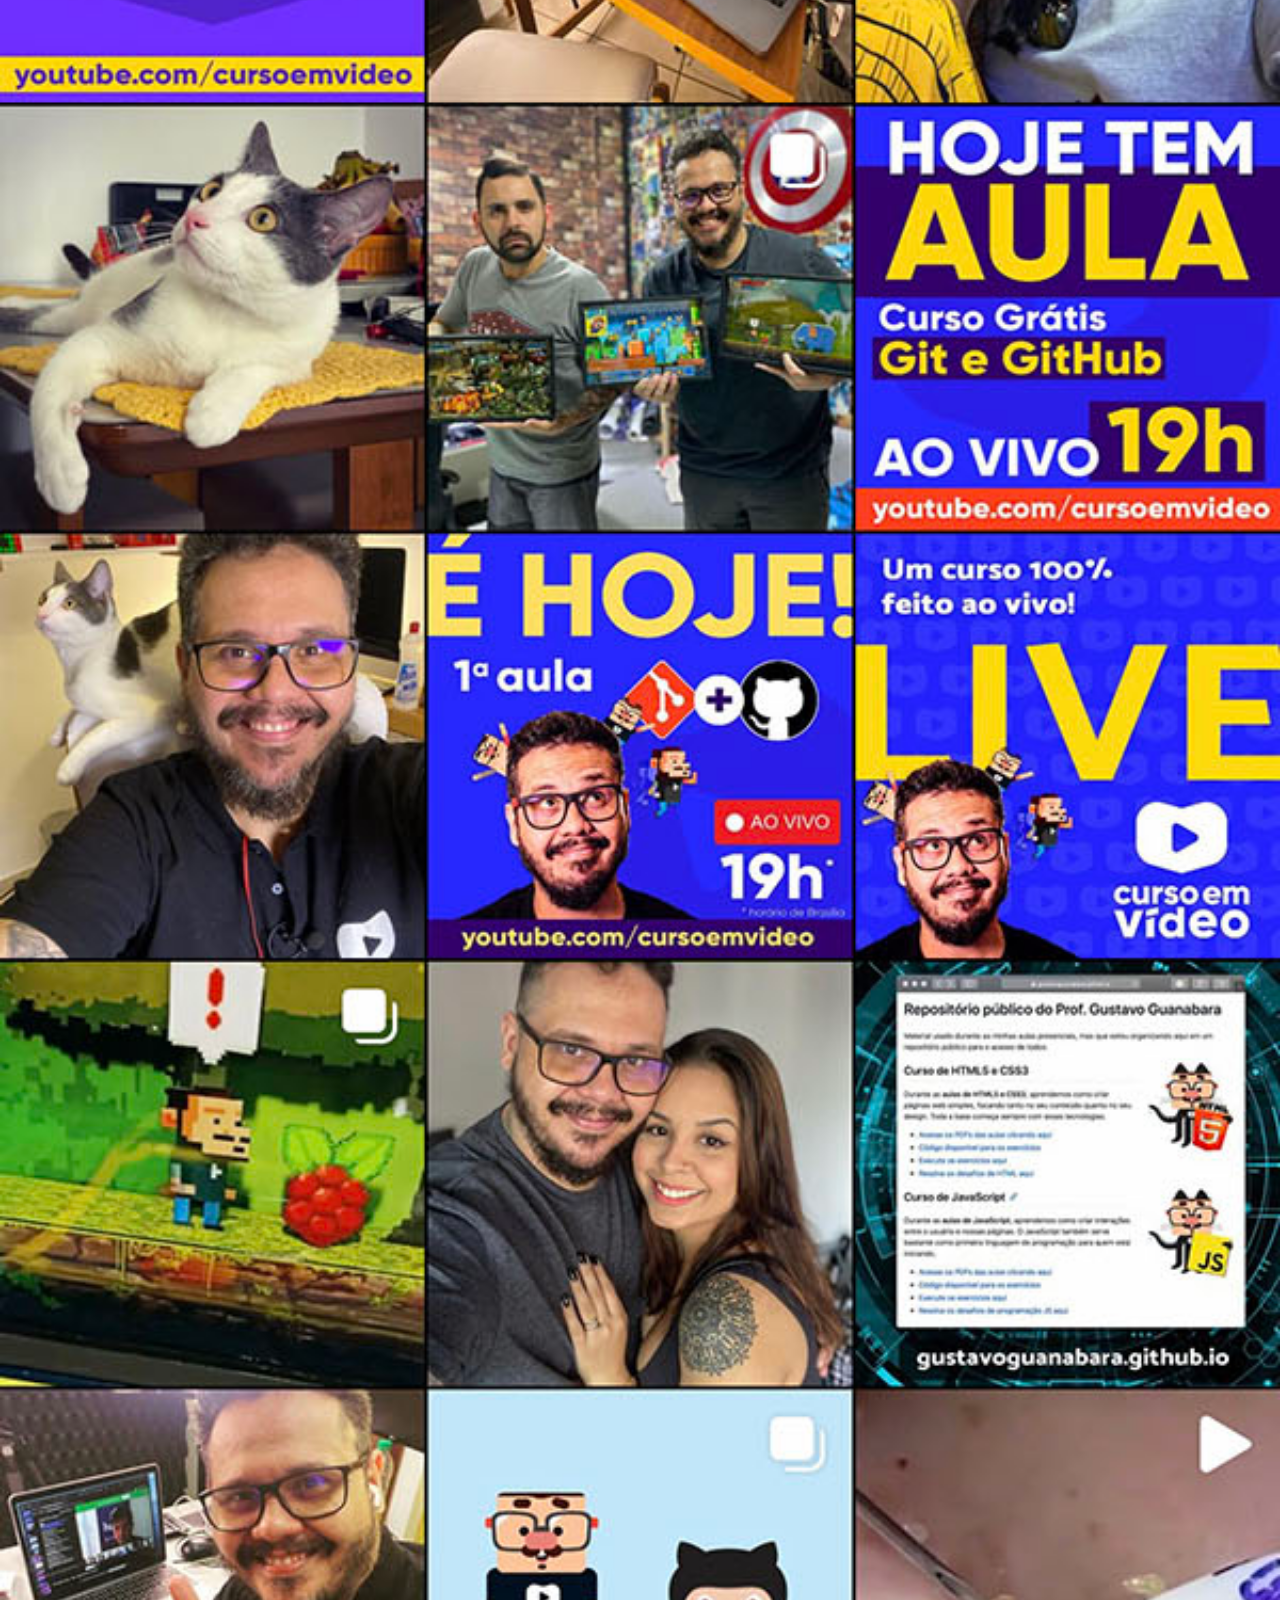
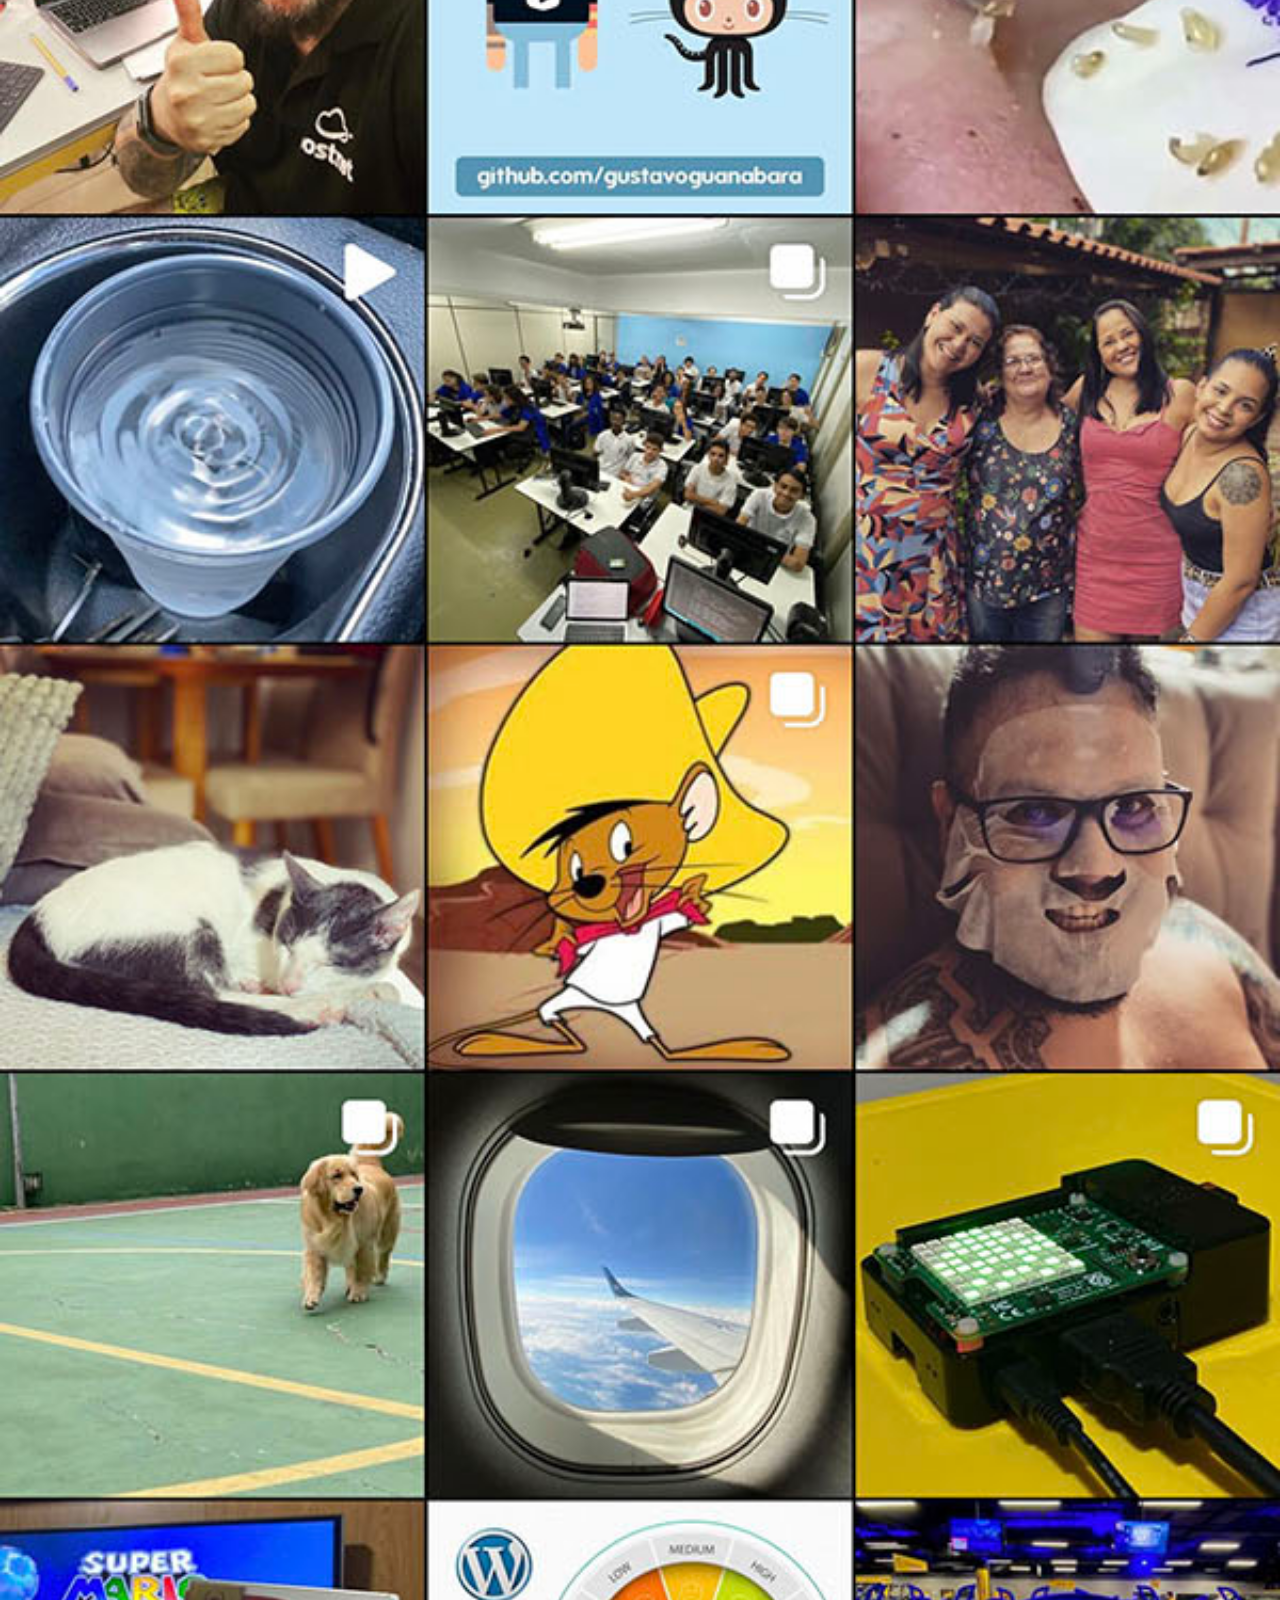
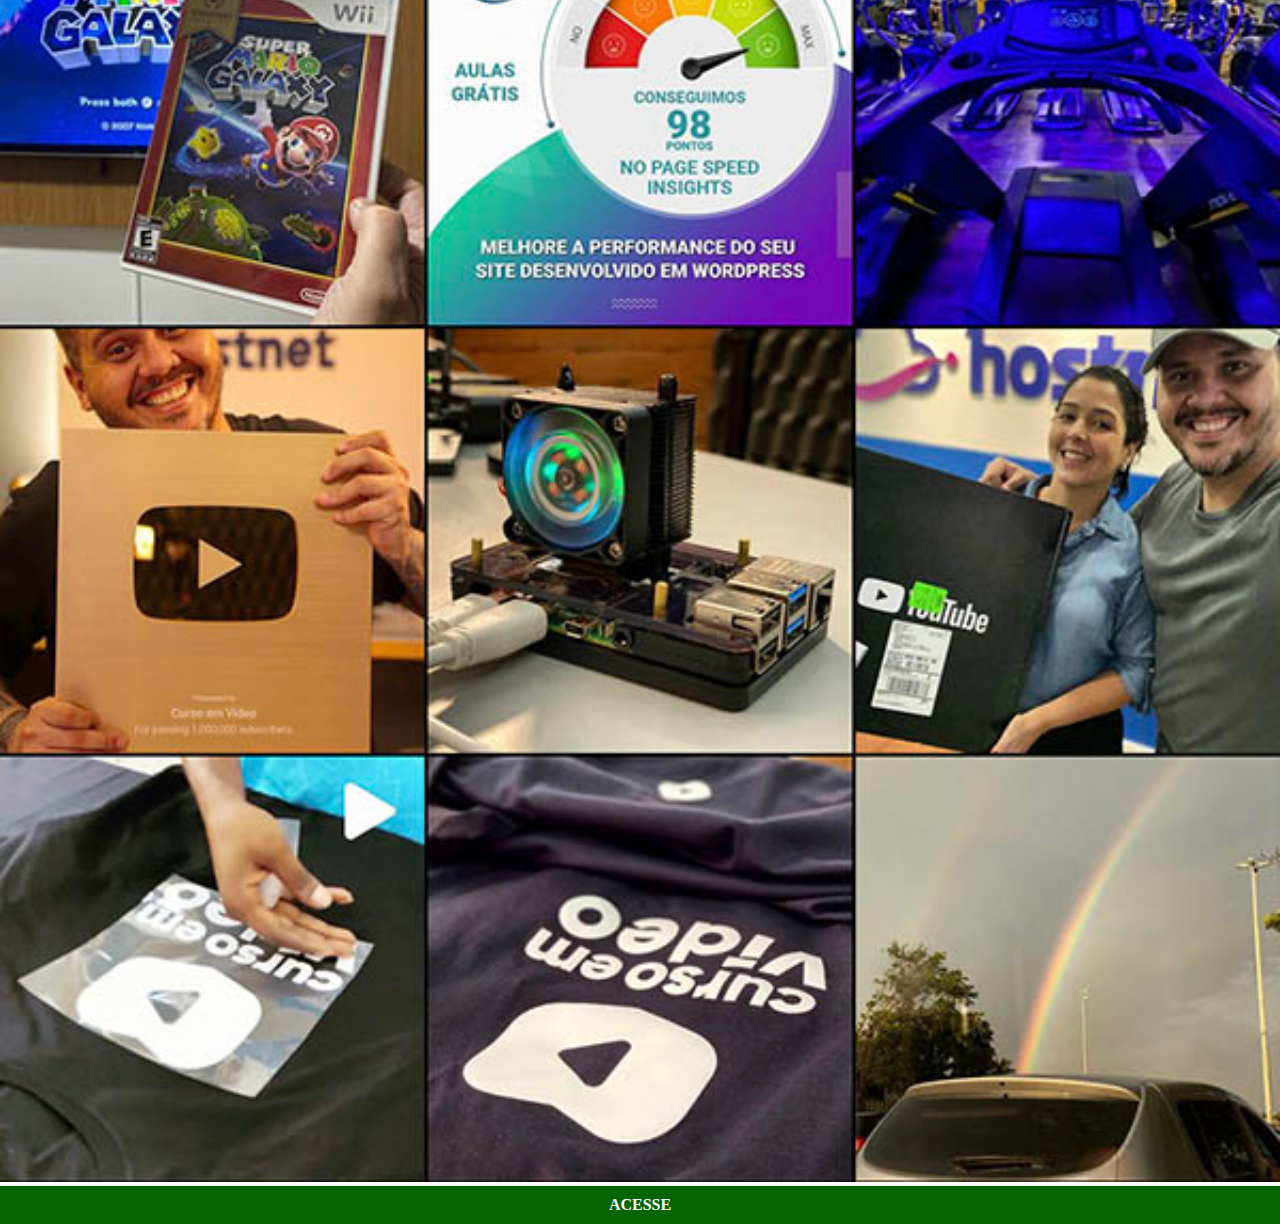
<file: instagram.html>
<!DOCTYPE html>
<html lang="pt-br">
<head>
    <meta charset="UTF-8">
    <meta name="viewport" content="width=device-width, initial-scale=1.0">
    <title>instagram</title>
    <link rel="stylesheet" href="estilo/social.css">
</head>
<body>
    <img src="imagens/tela-instagram.jpg">
    <a href="https://www.instagram.com/gustavoguanabara/?hl=pt">ACESSE</a>
</body>
</html>
</file>
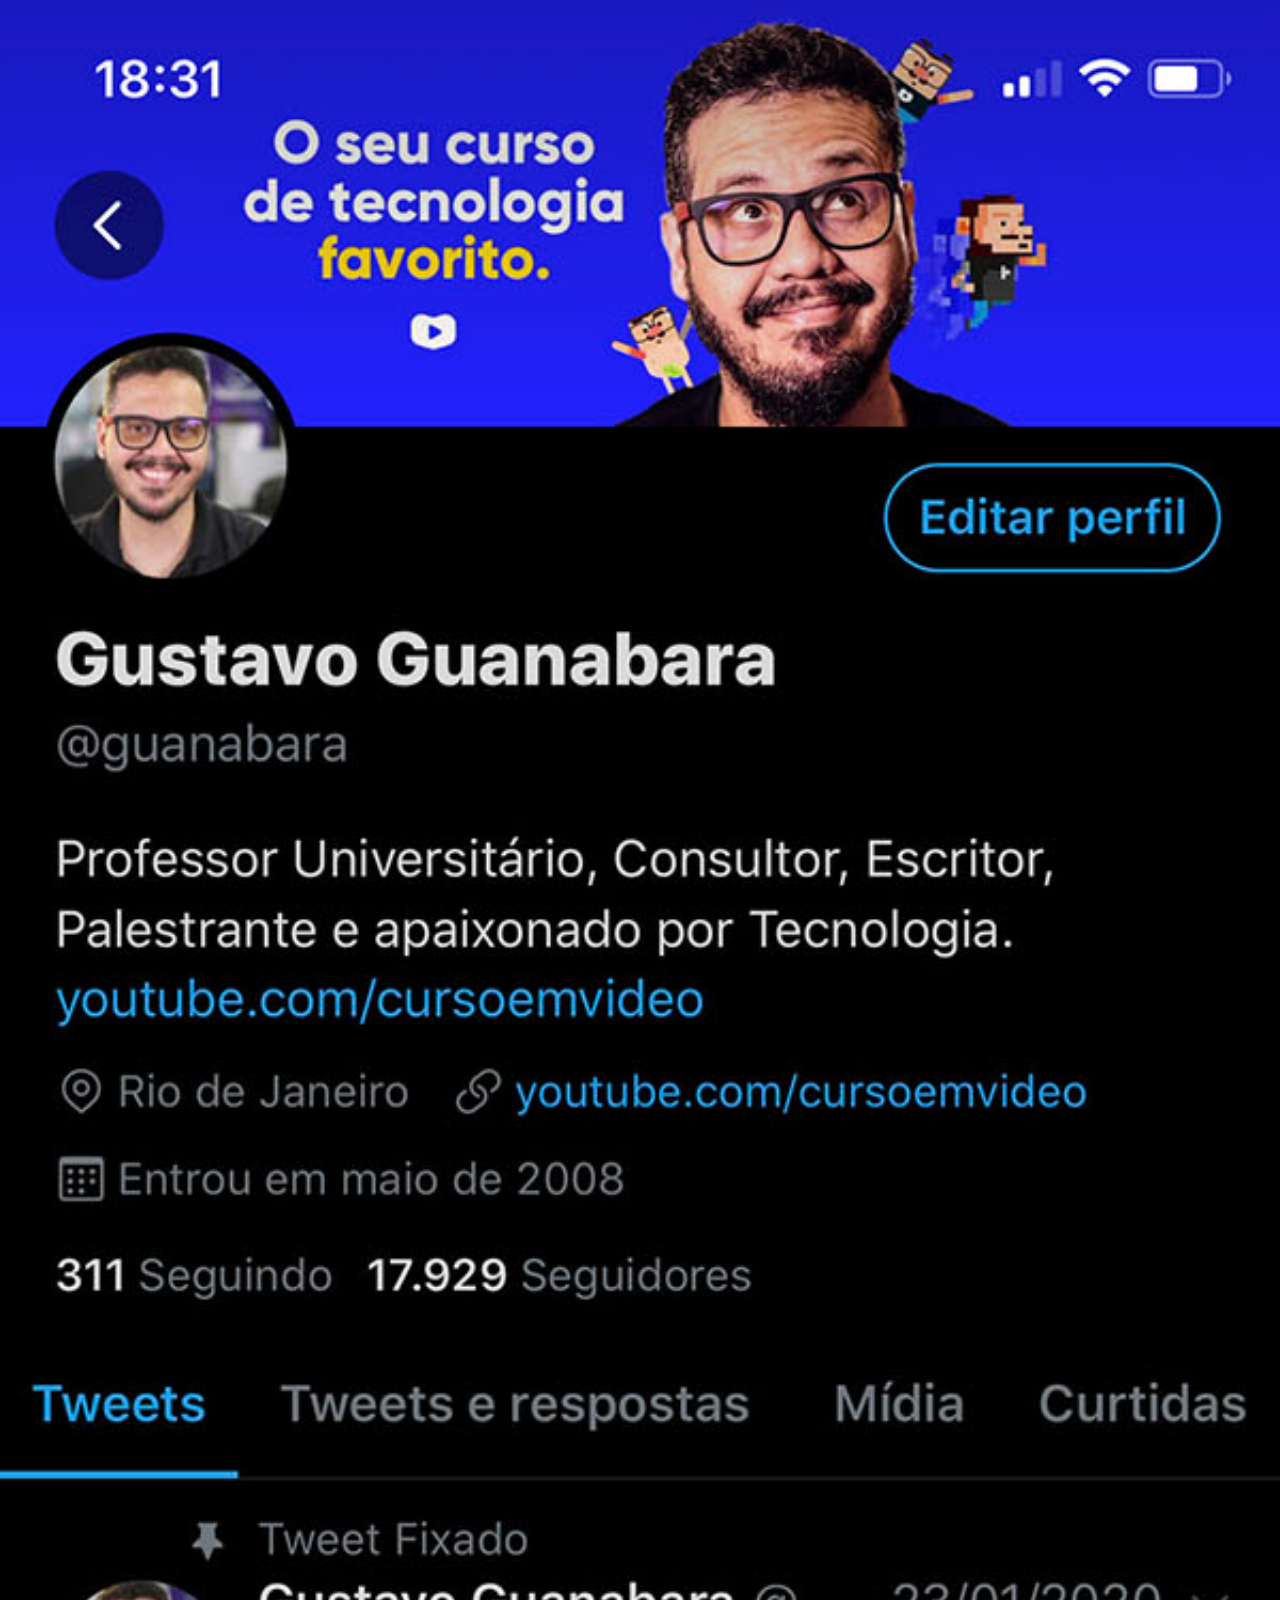
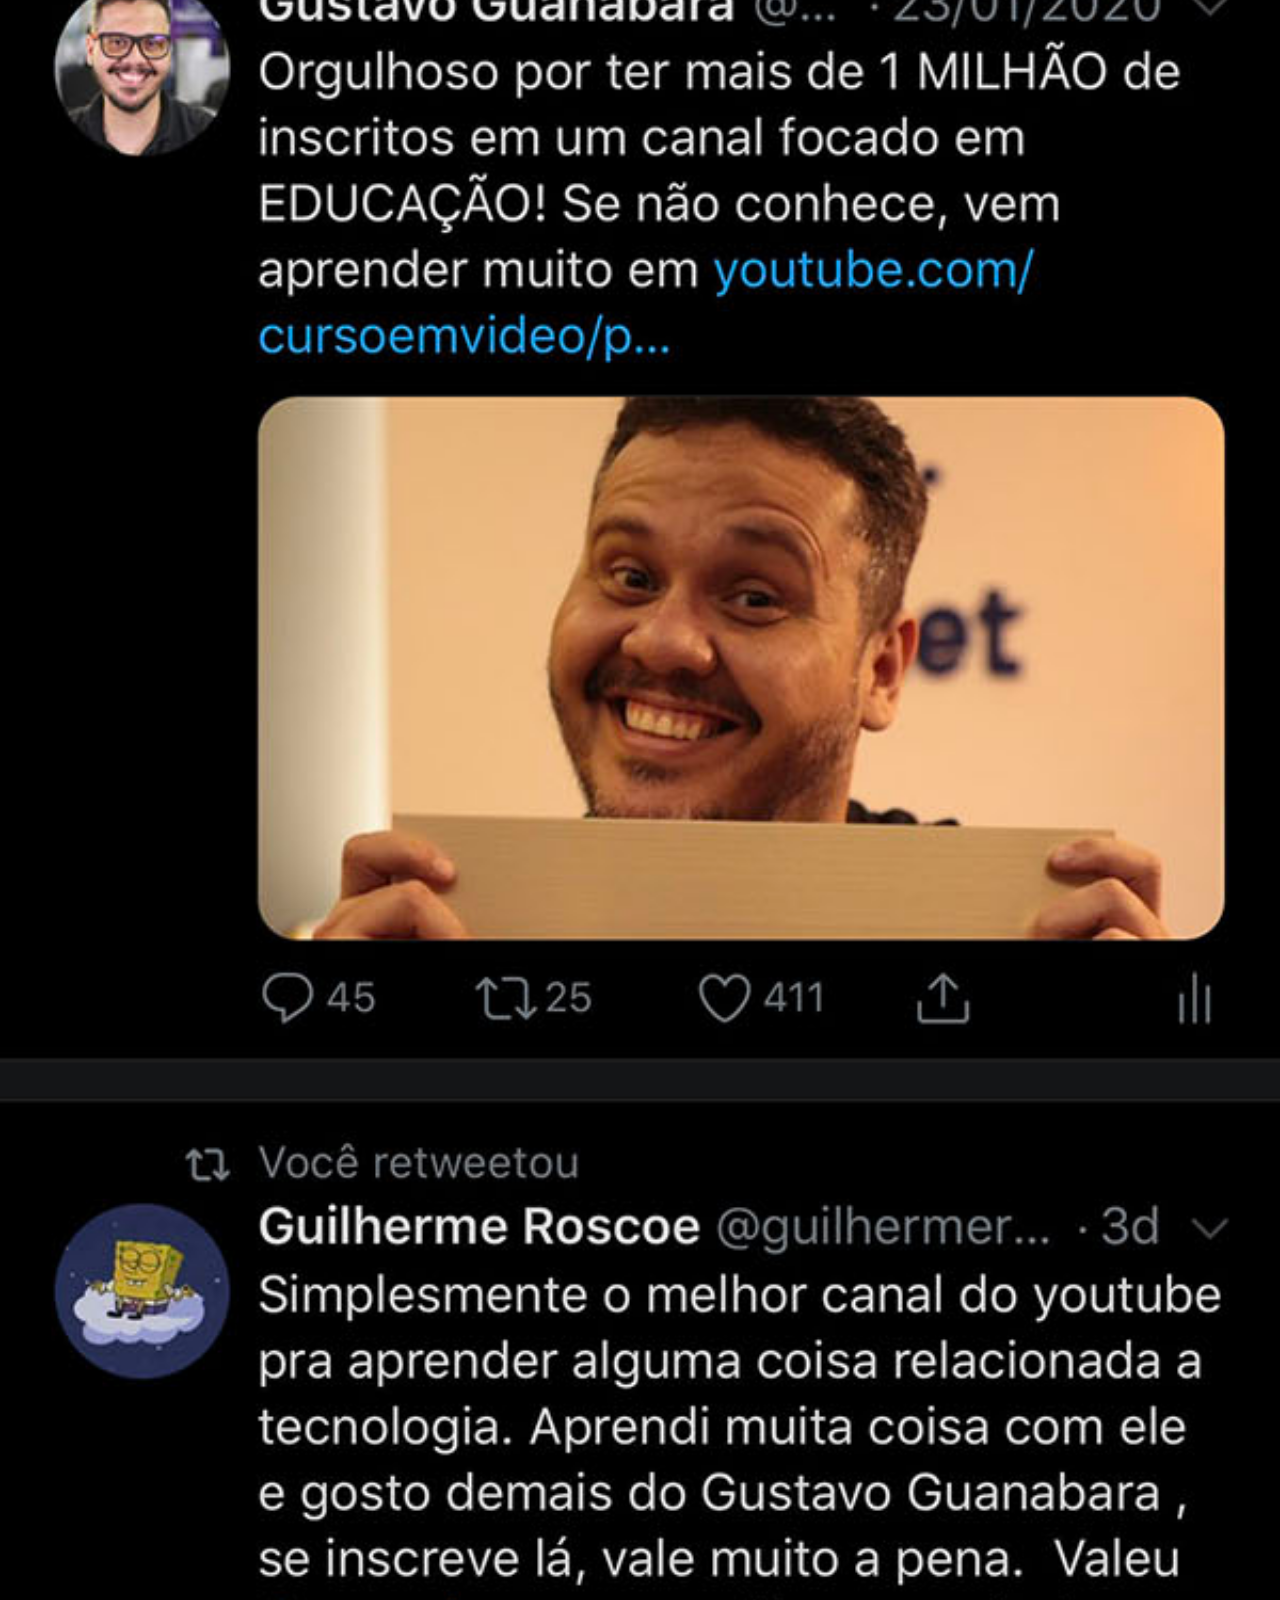
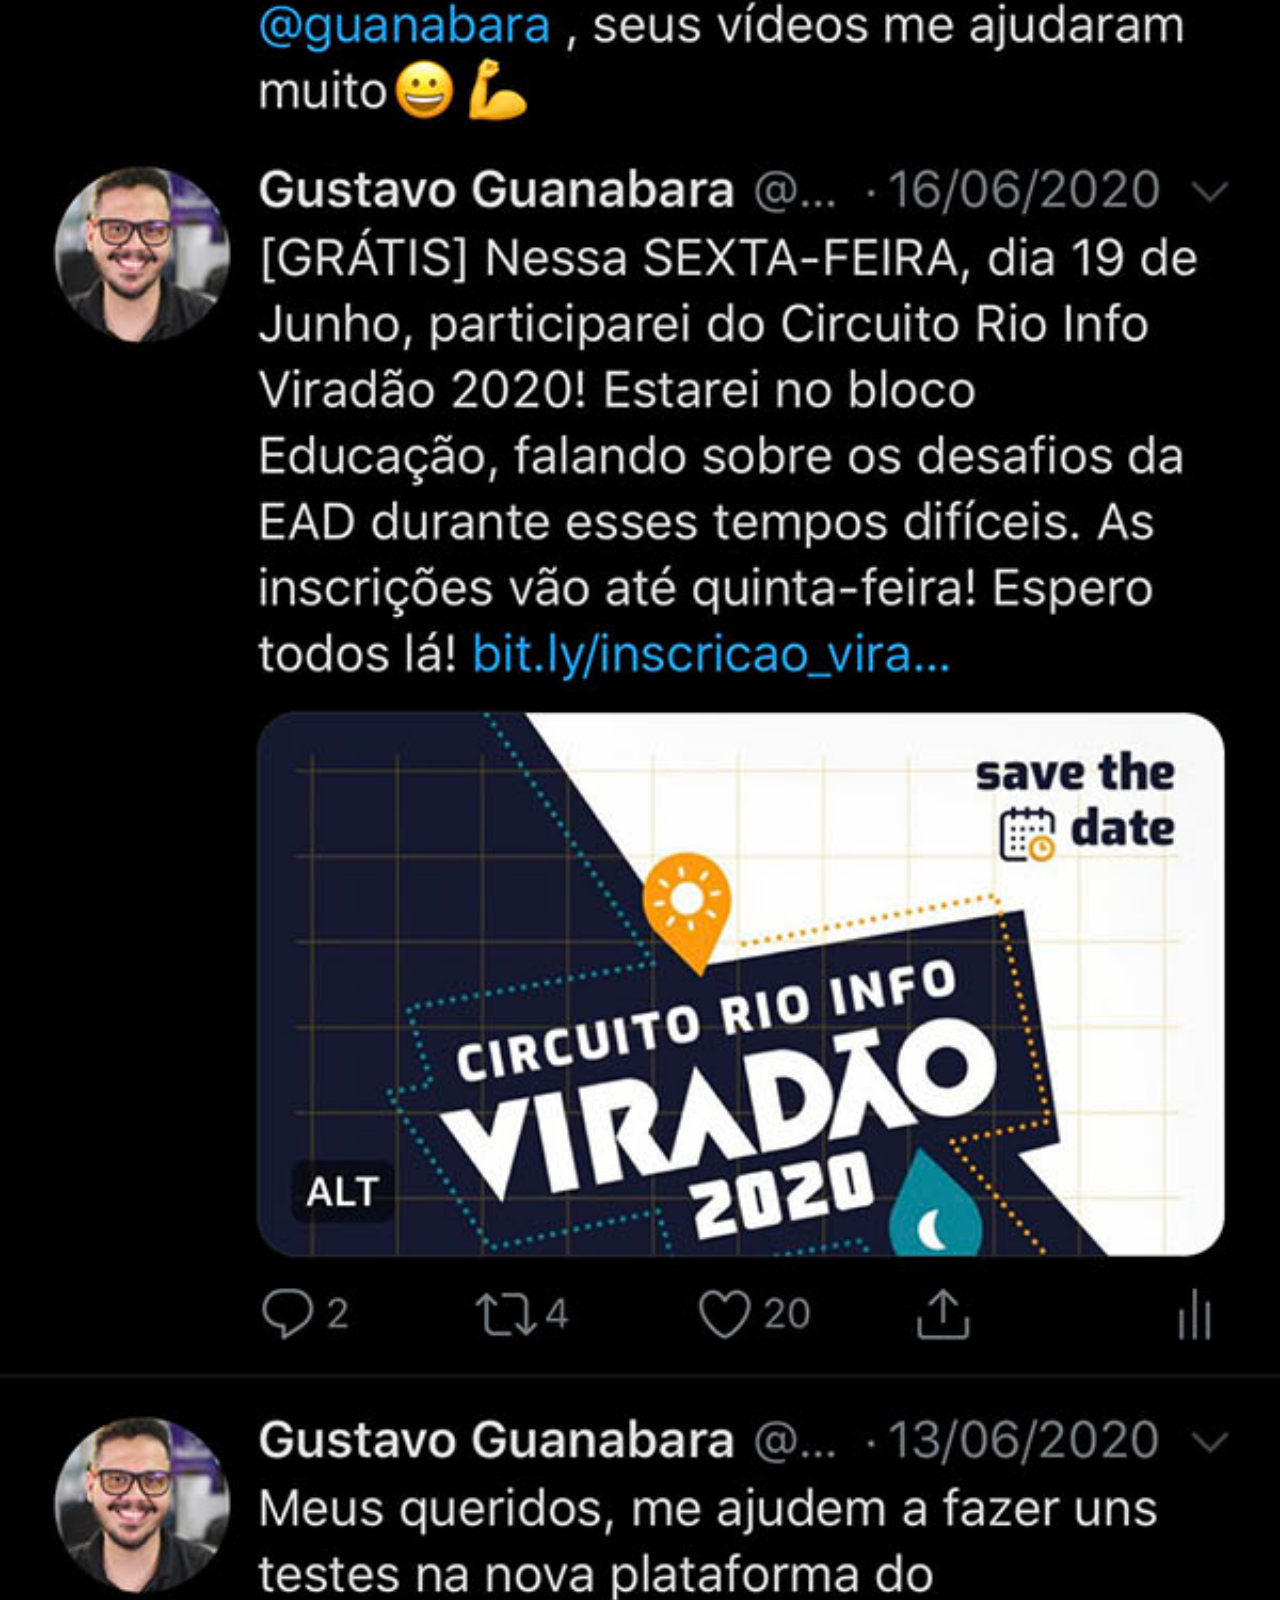
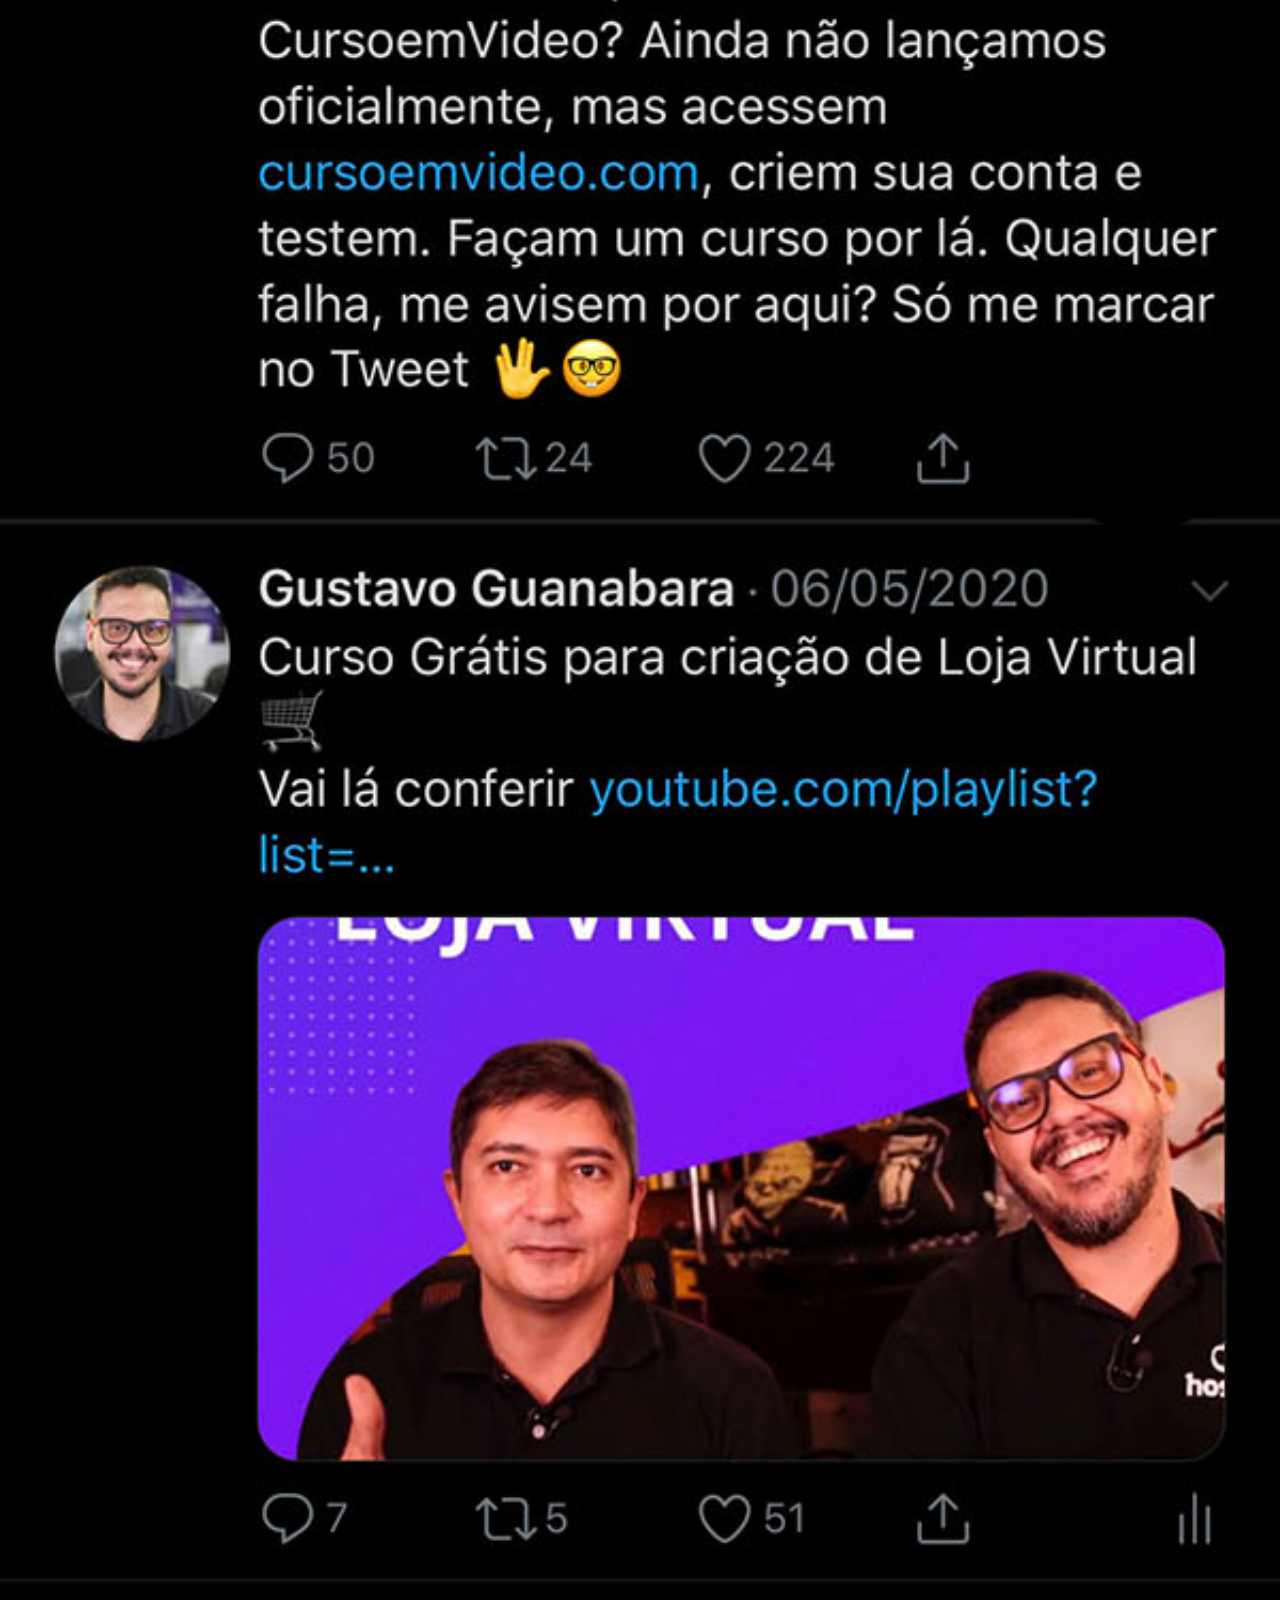
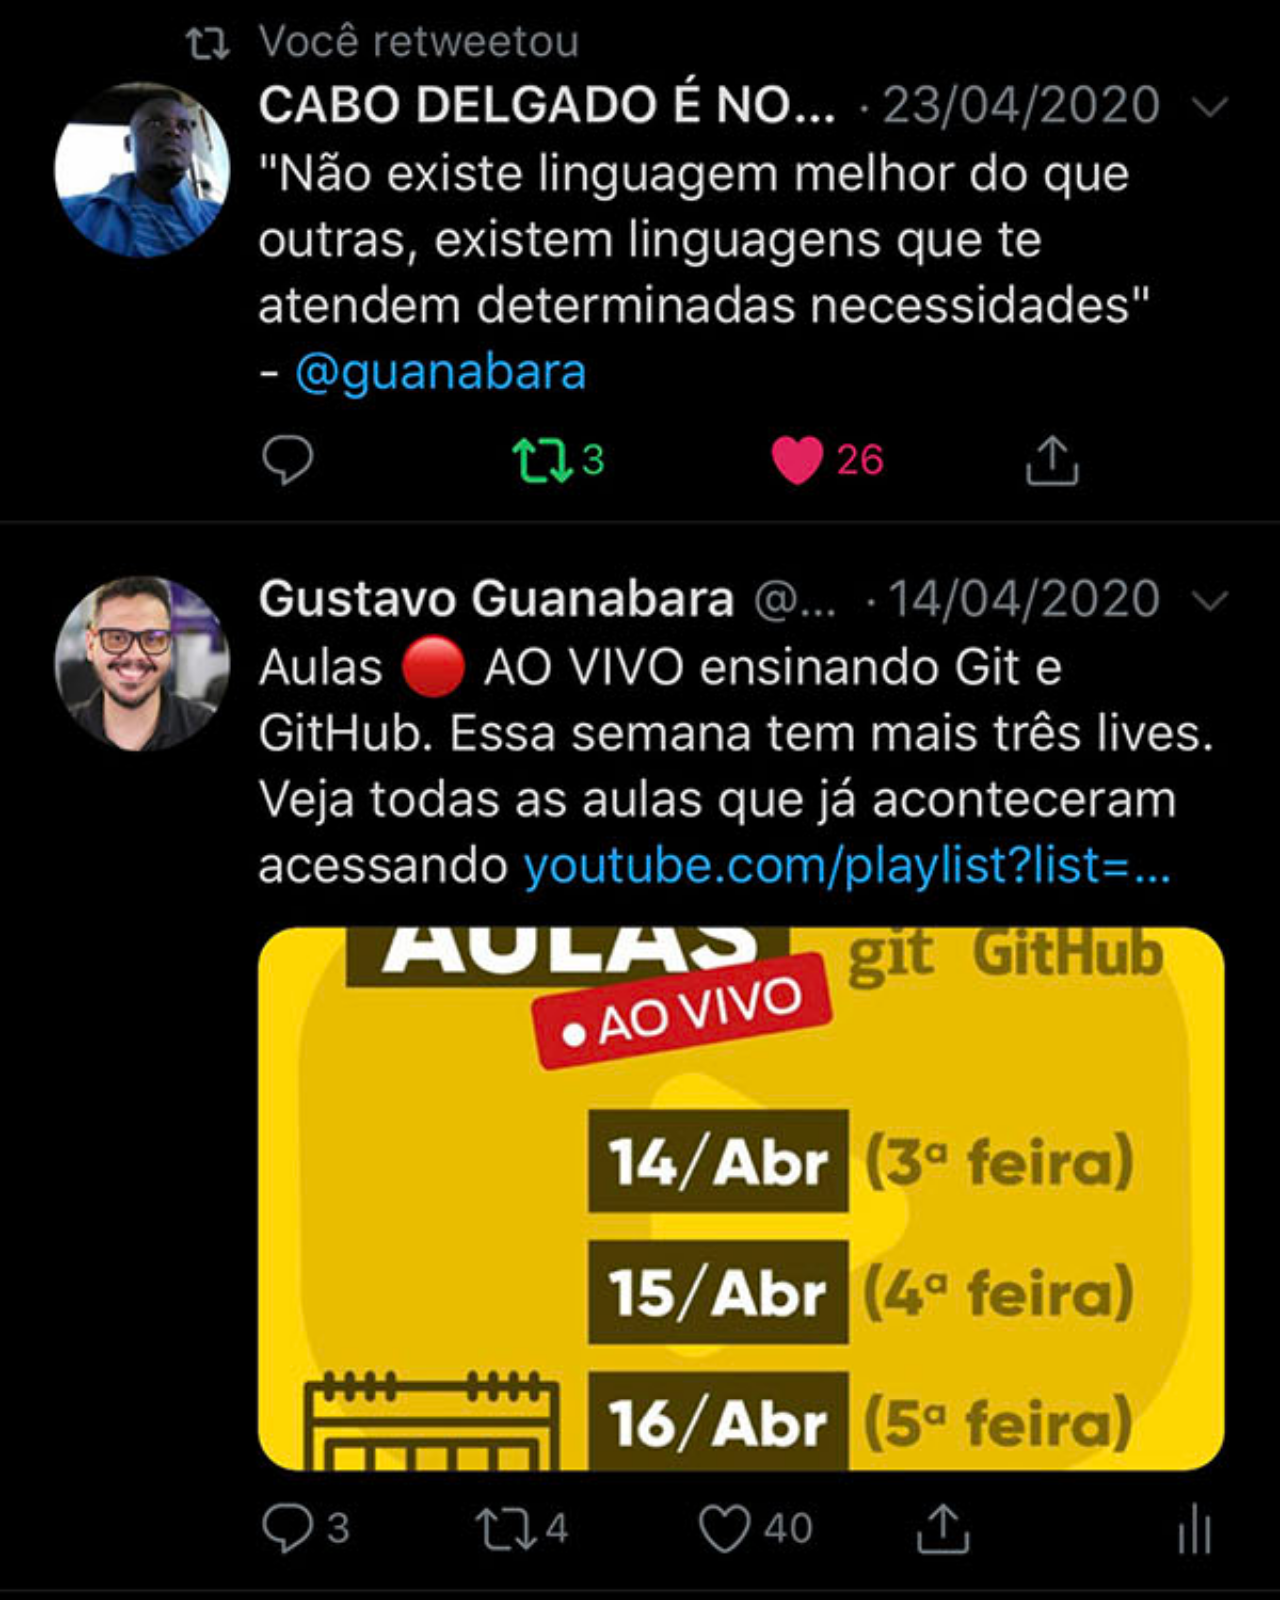
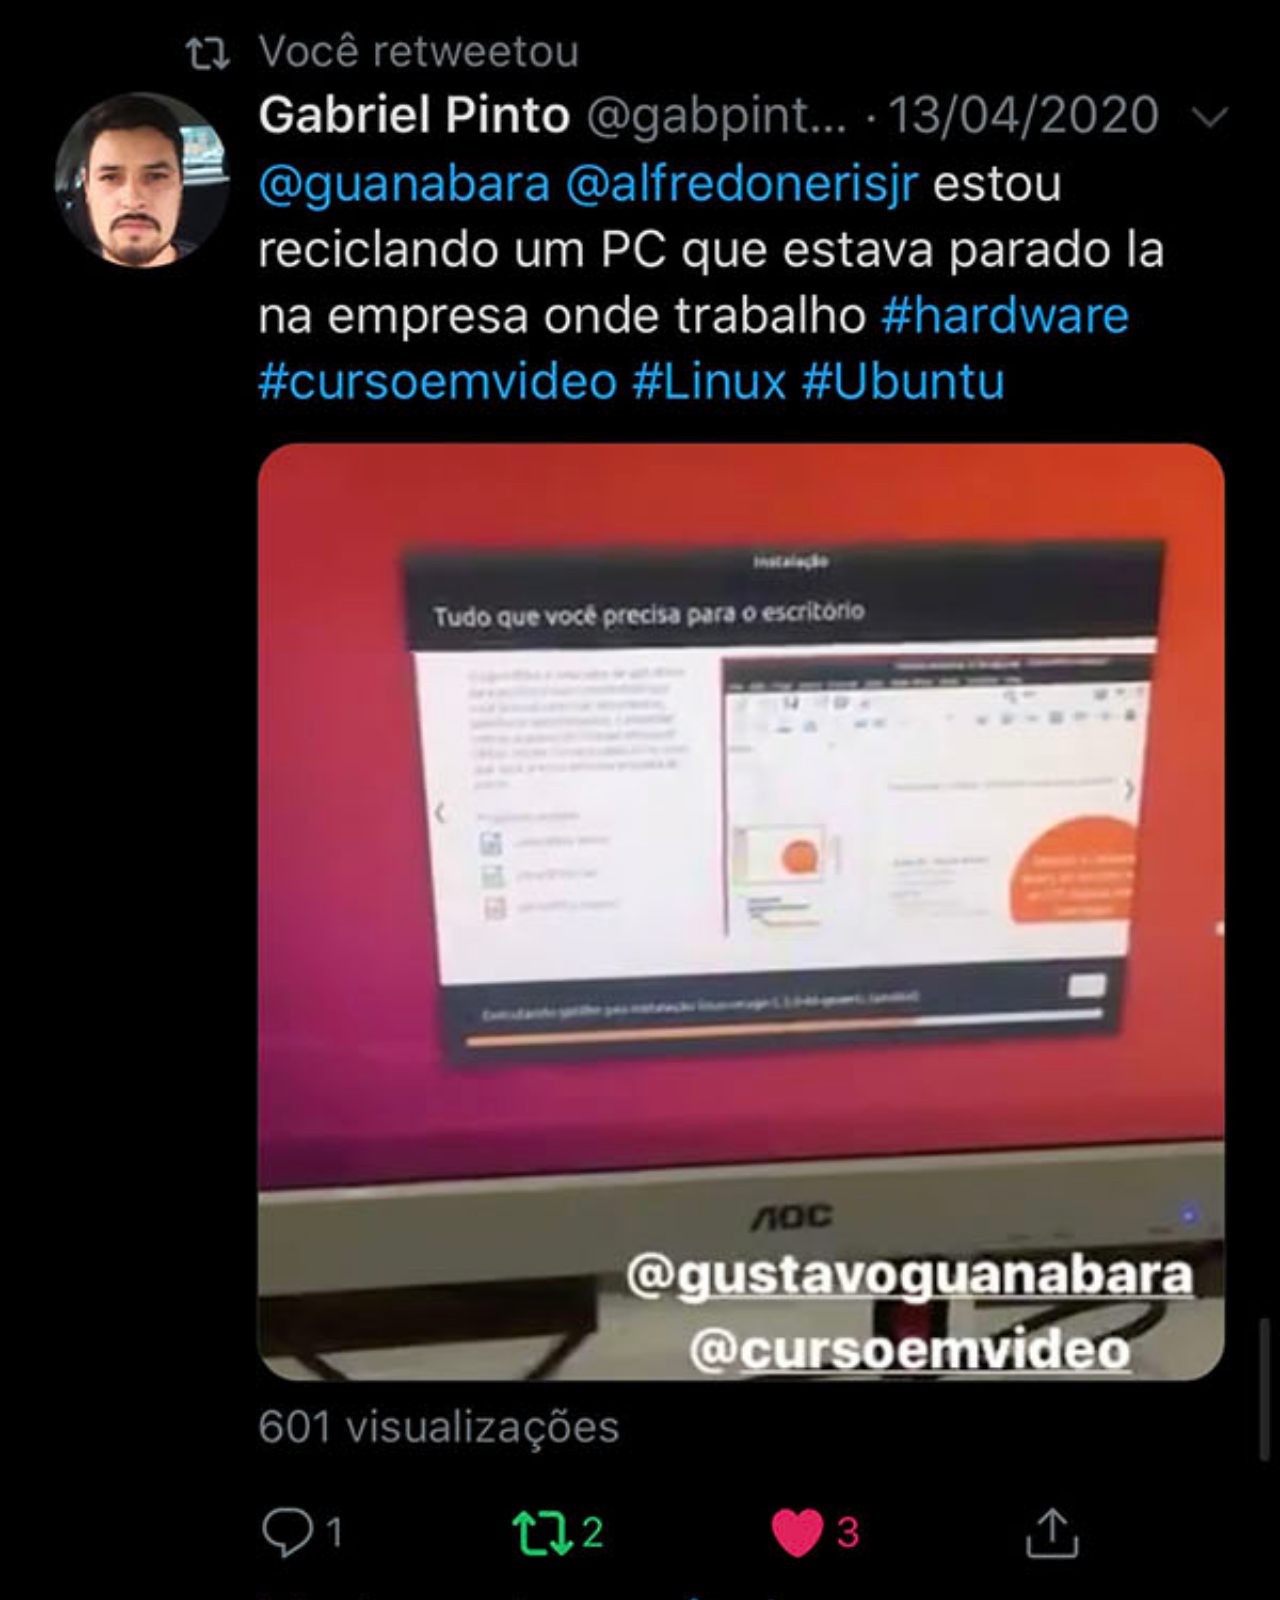
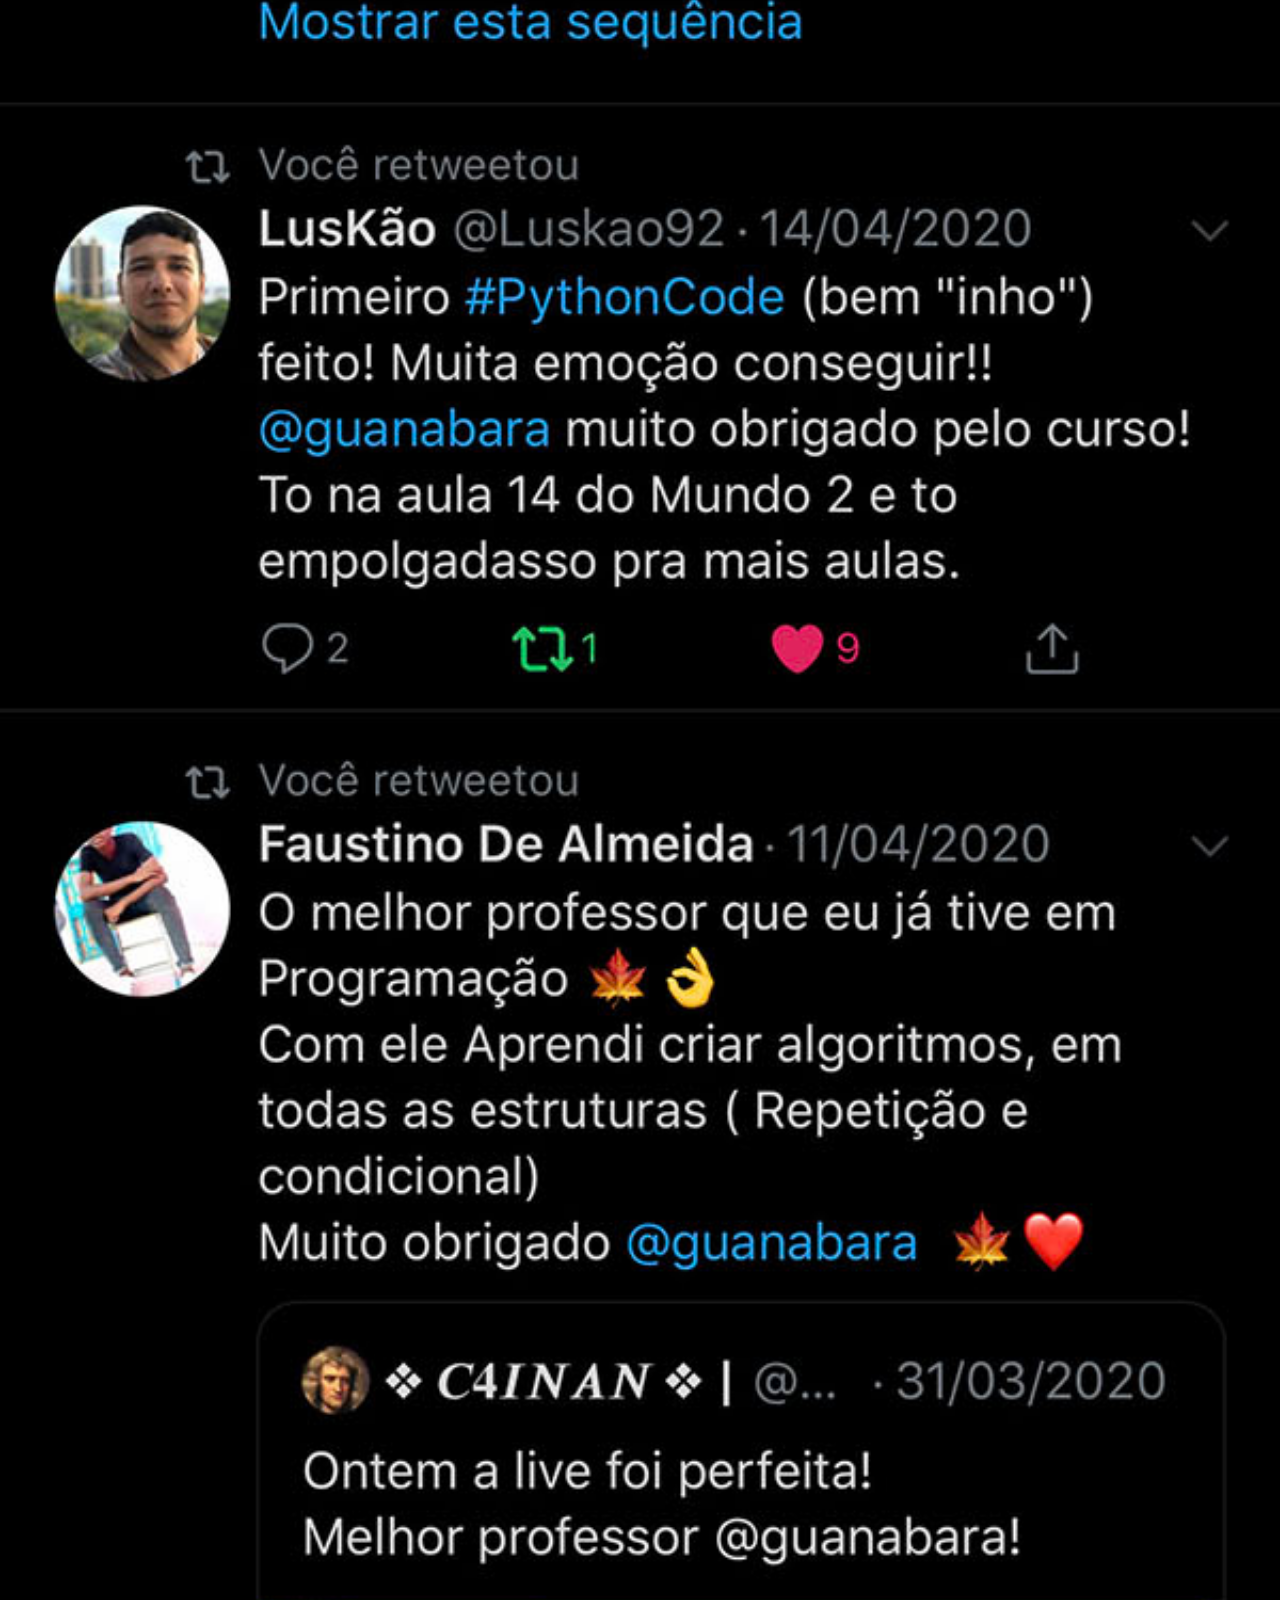
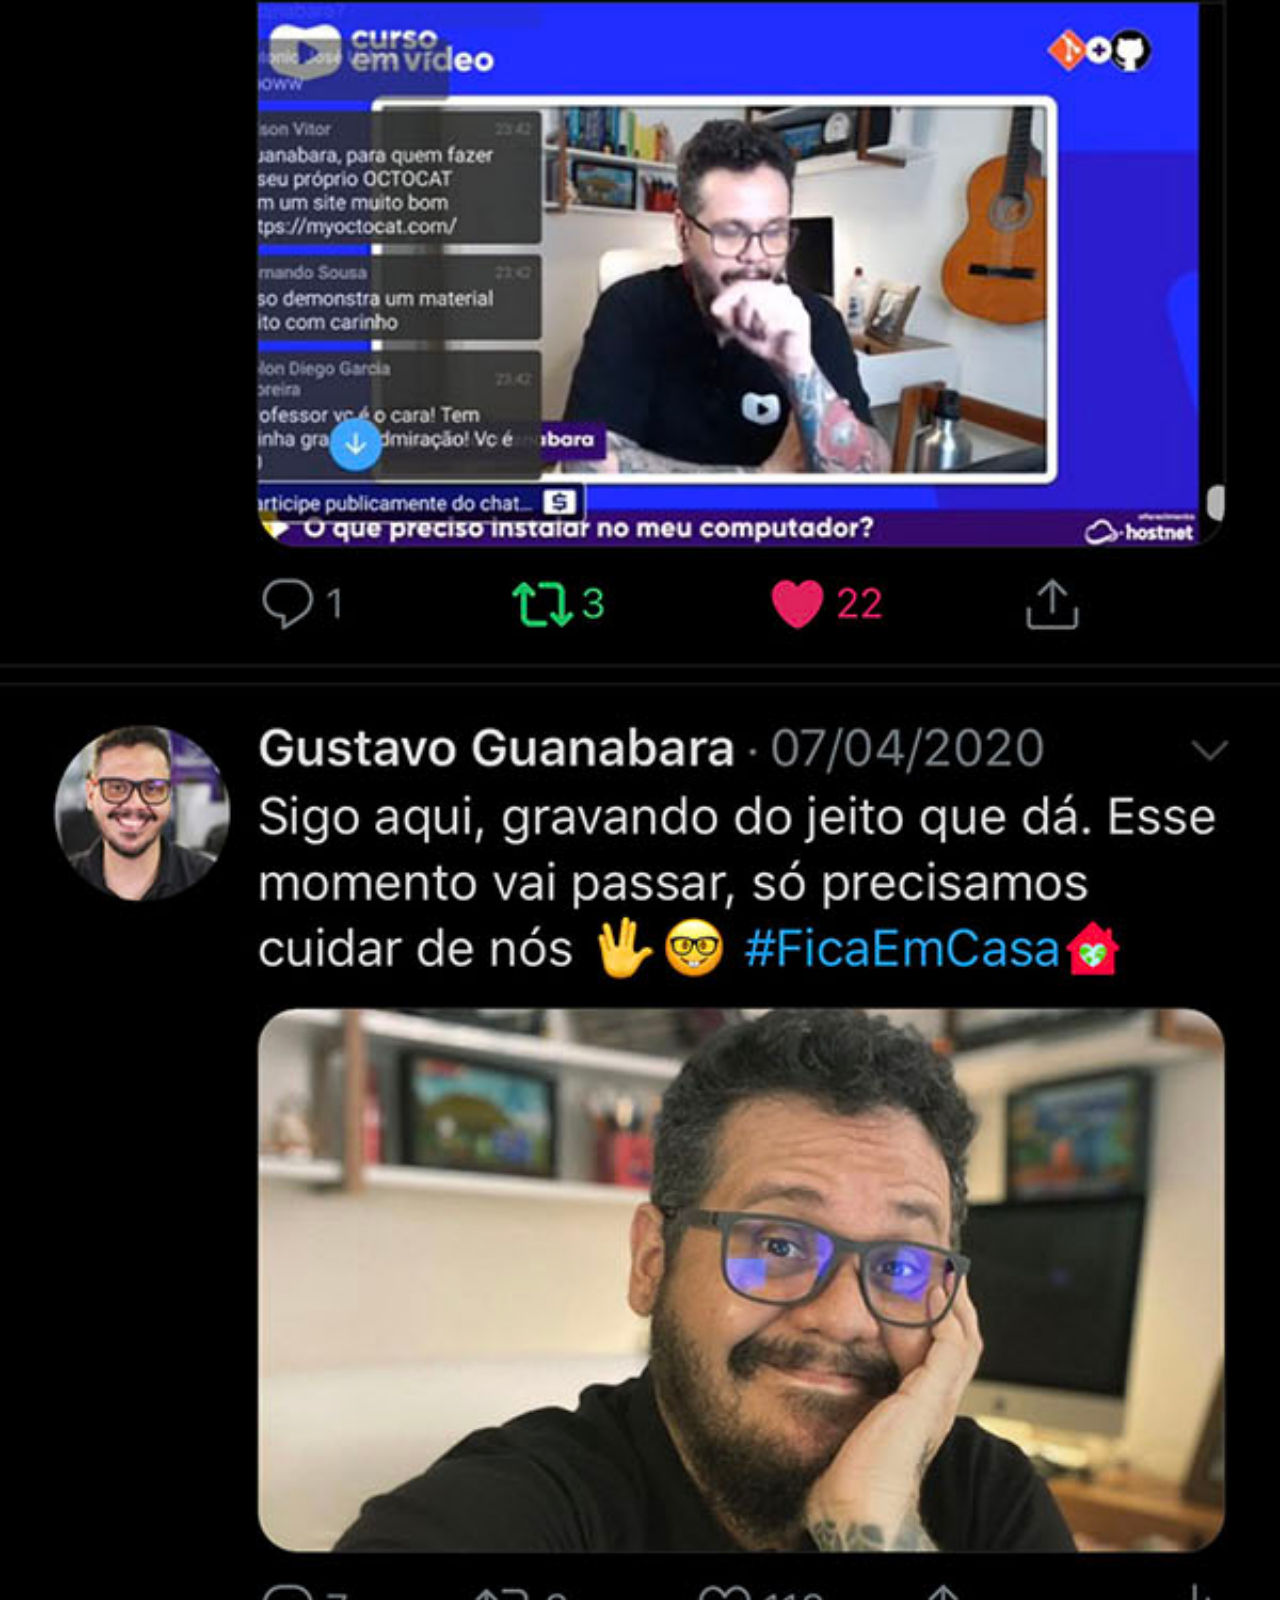
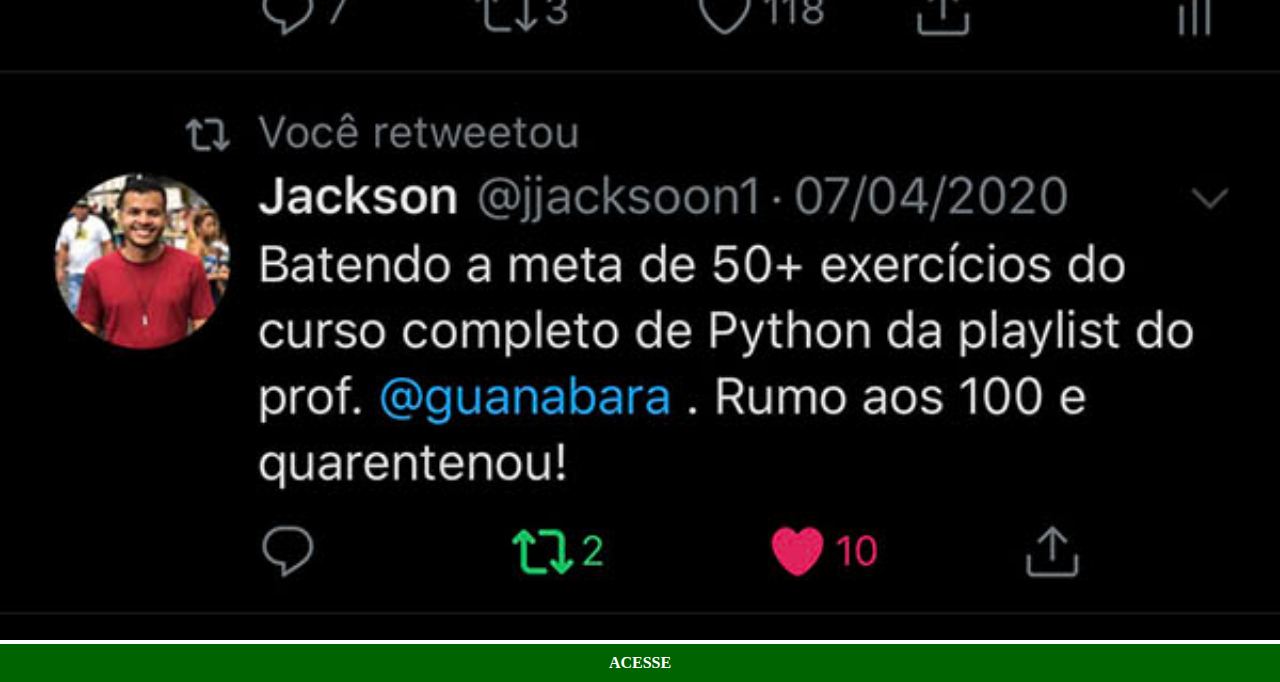
<file: twitter.html>
<!DOCTYPE html>
<html lang="pt-br">
<head>
    <meta charset="UTF-8">
    <meta name="viewport" content="width=device-width, initial-scale=1.0">
    <title>Document</title>
    <link rel="stylesheet" href="estilo/social.css">
</head>
<body>
    <img src="imagens/tela-twitter.jpg" >
    <a href="https://twitter.com/guanabara">ACESSE</a>
</body>
</html>
</file>
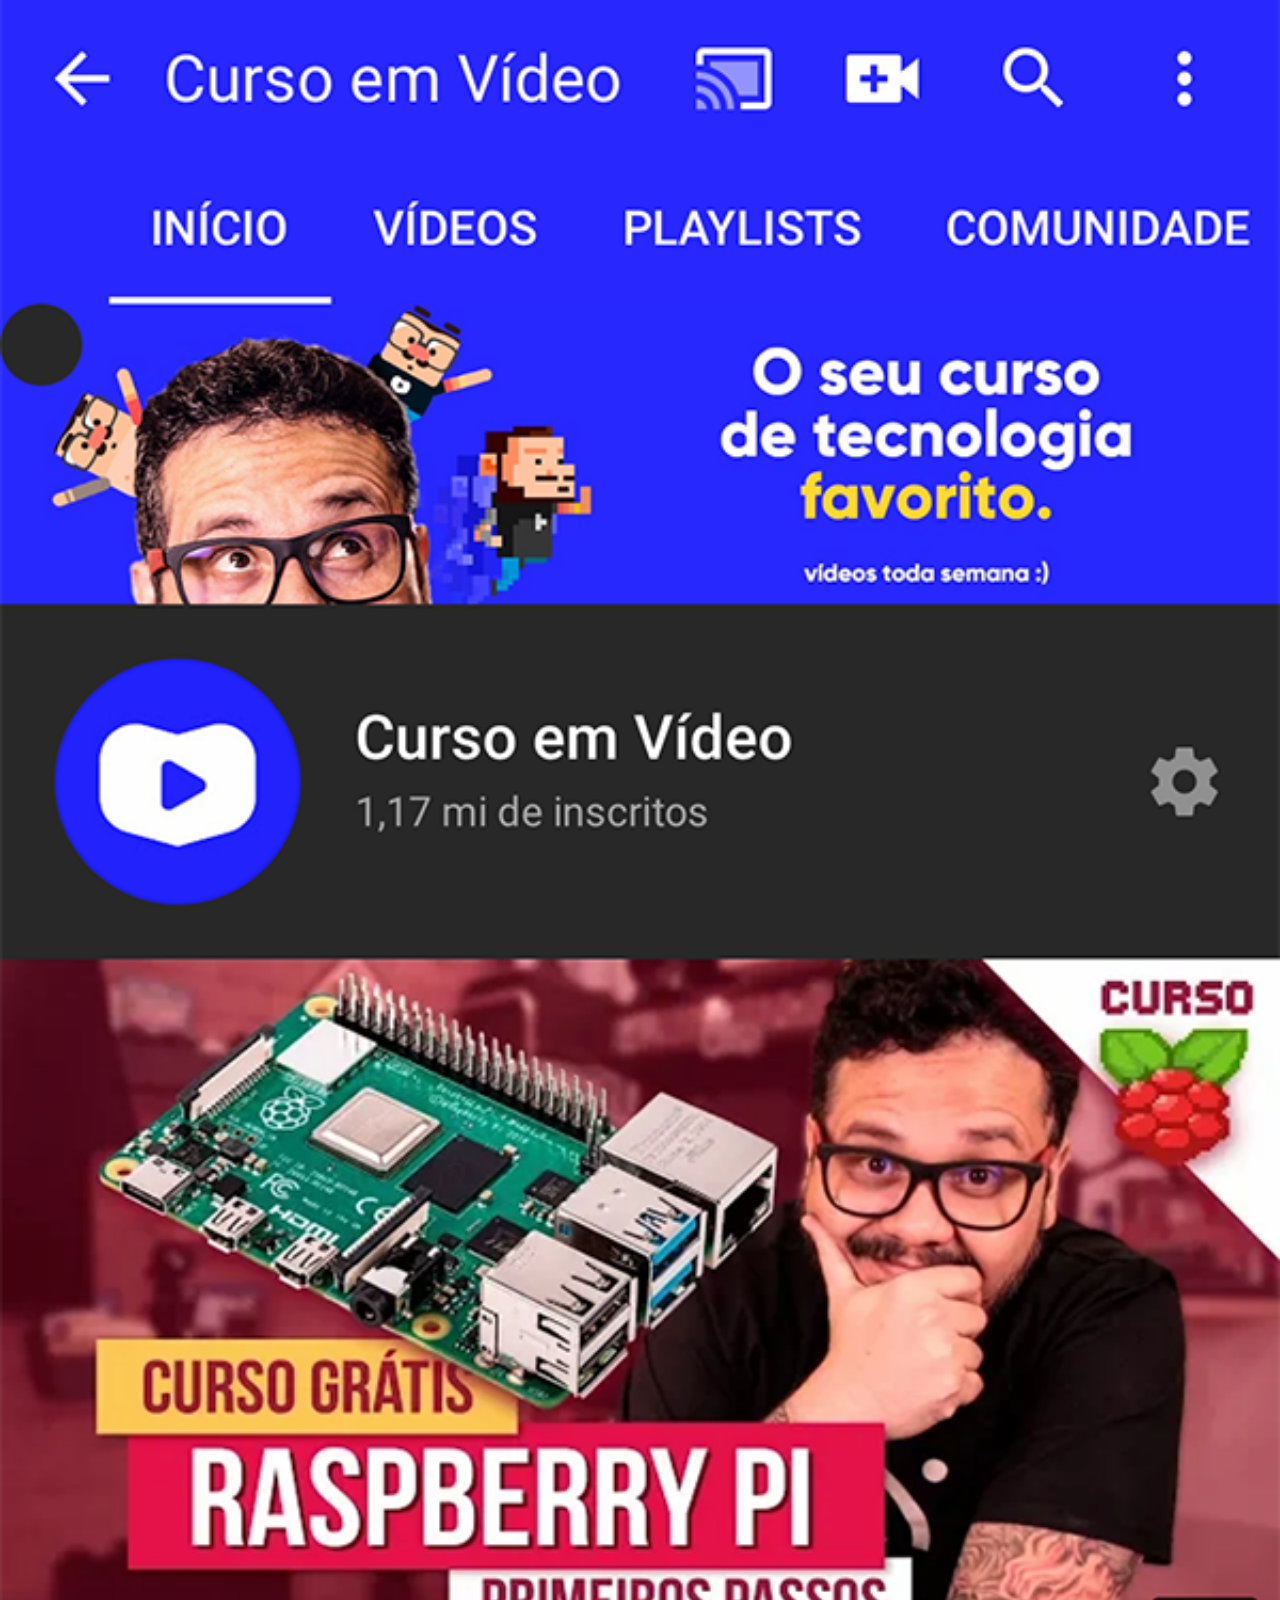
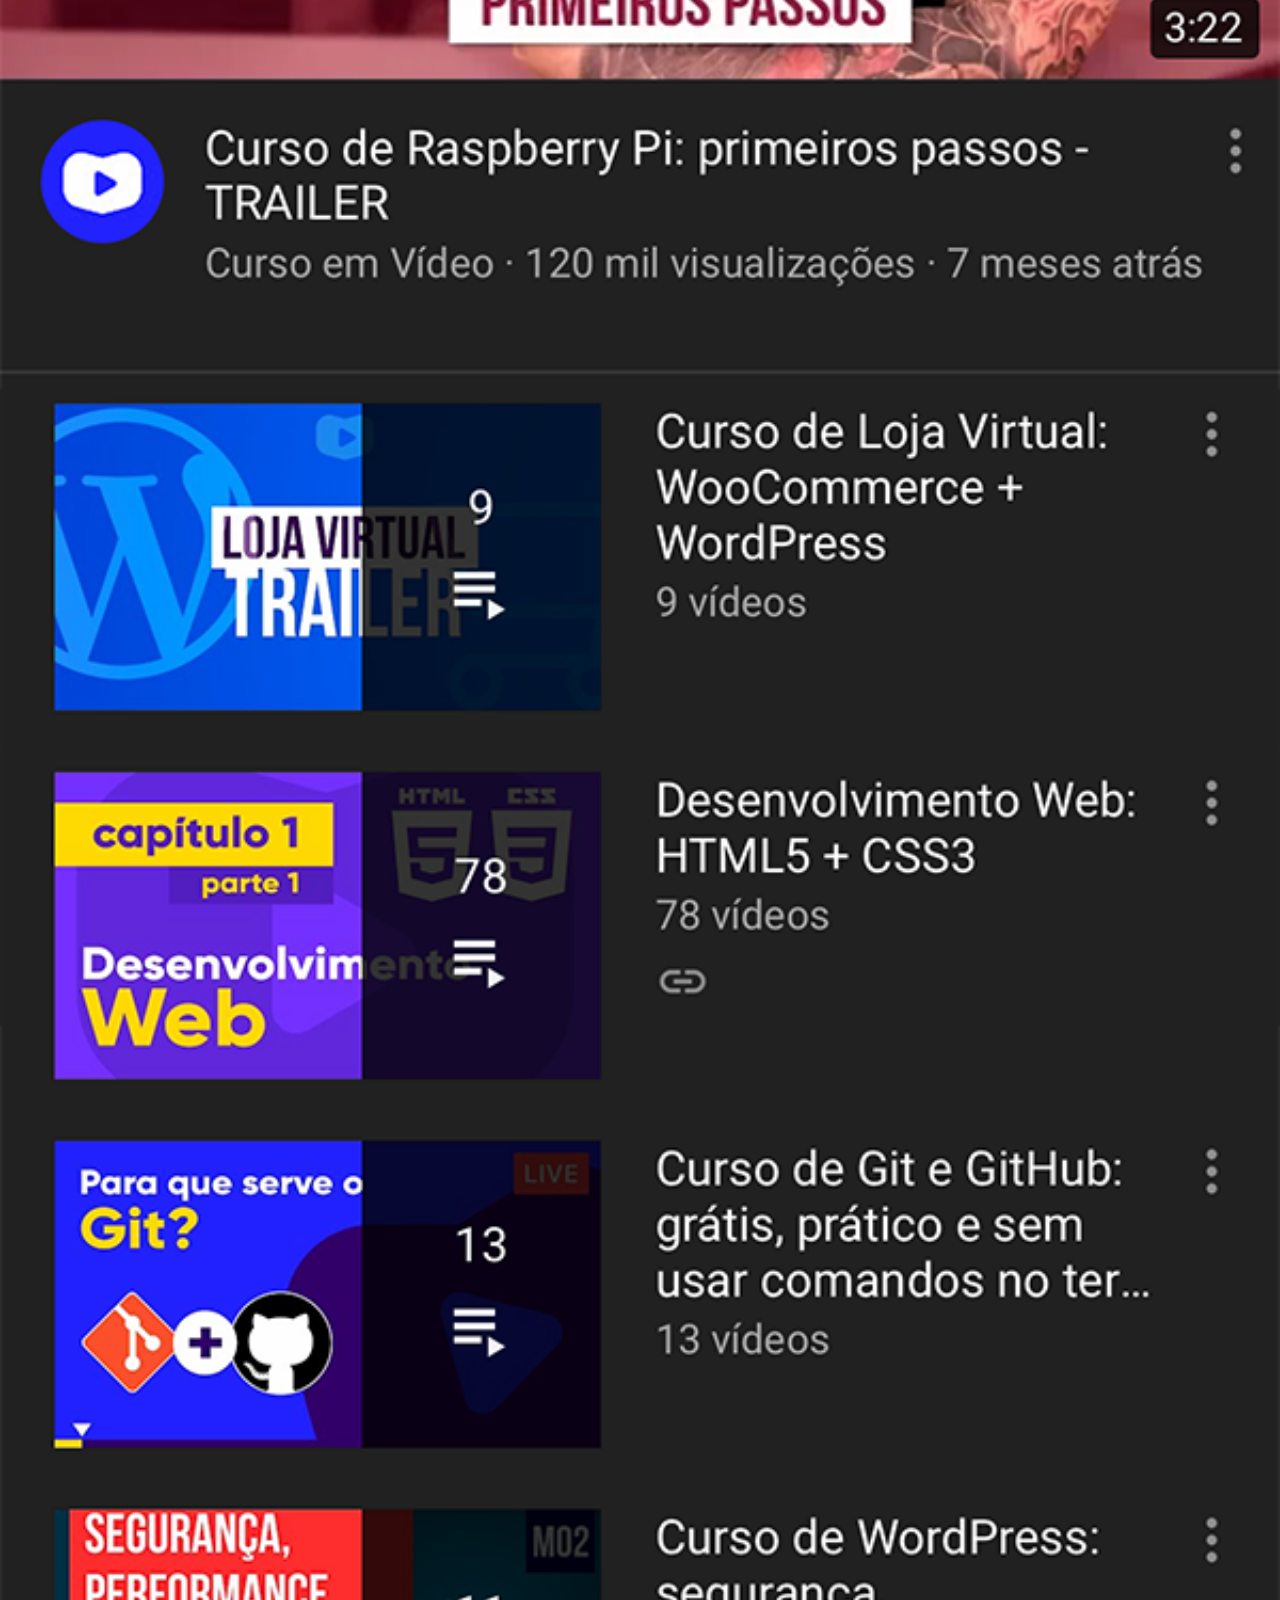
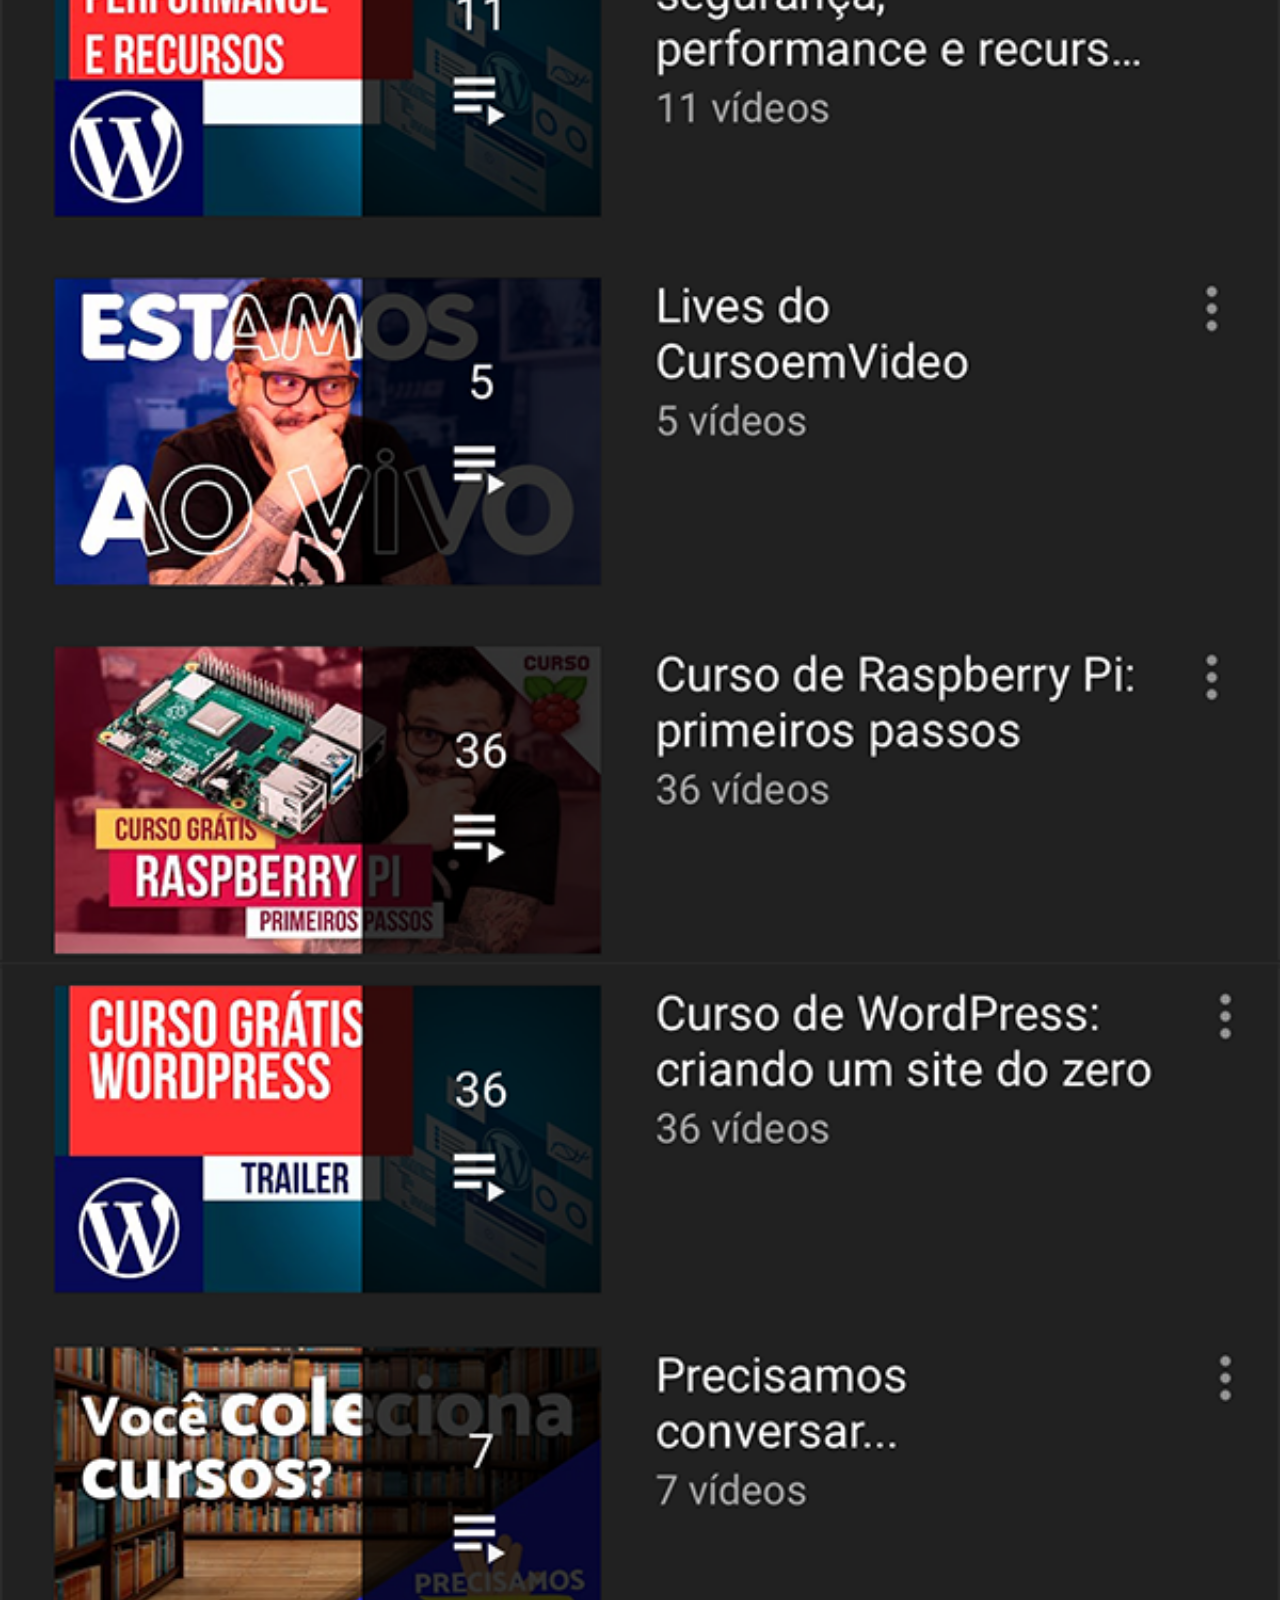
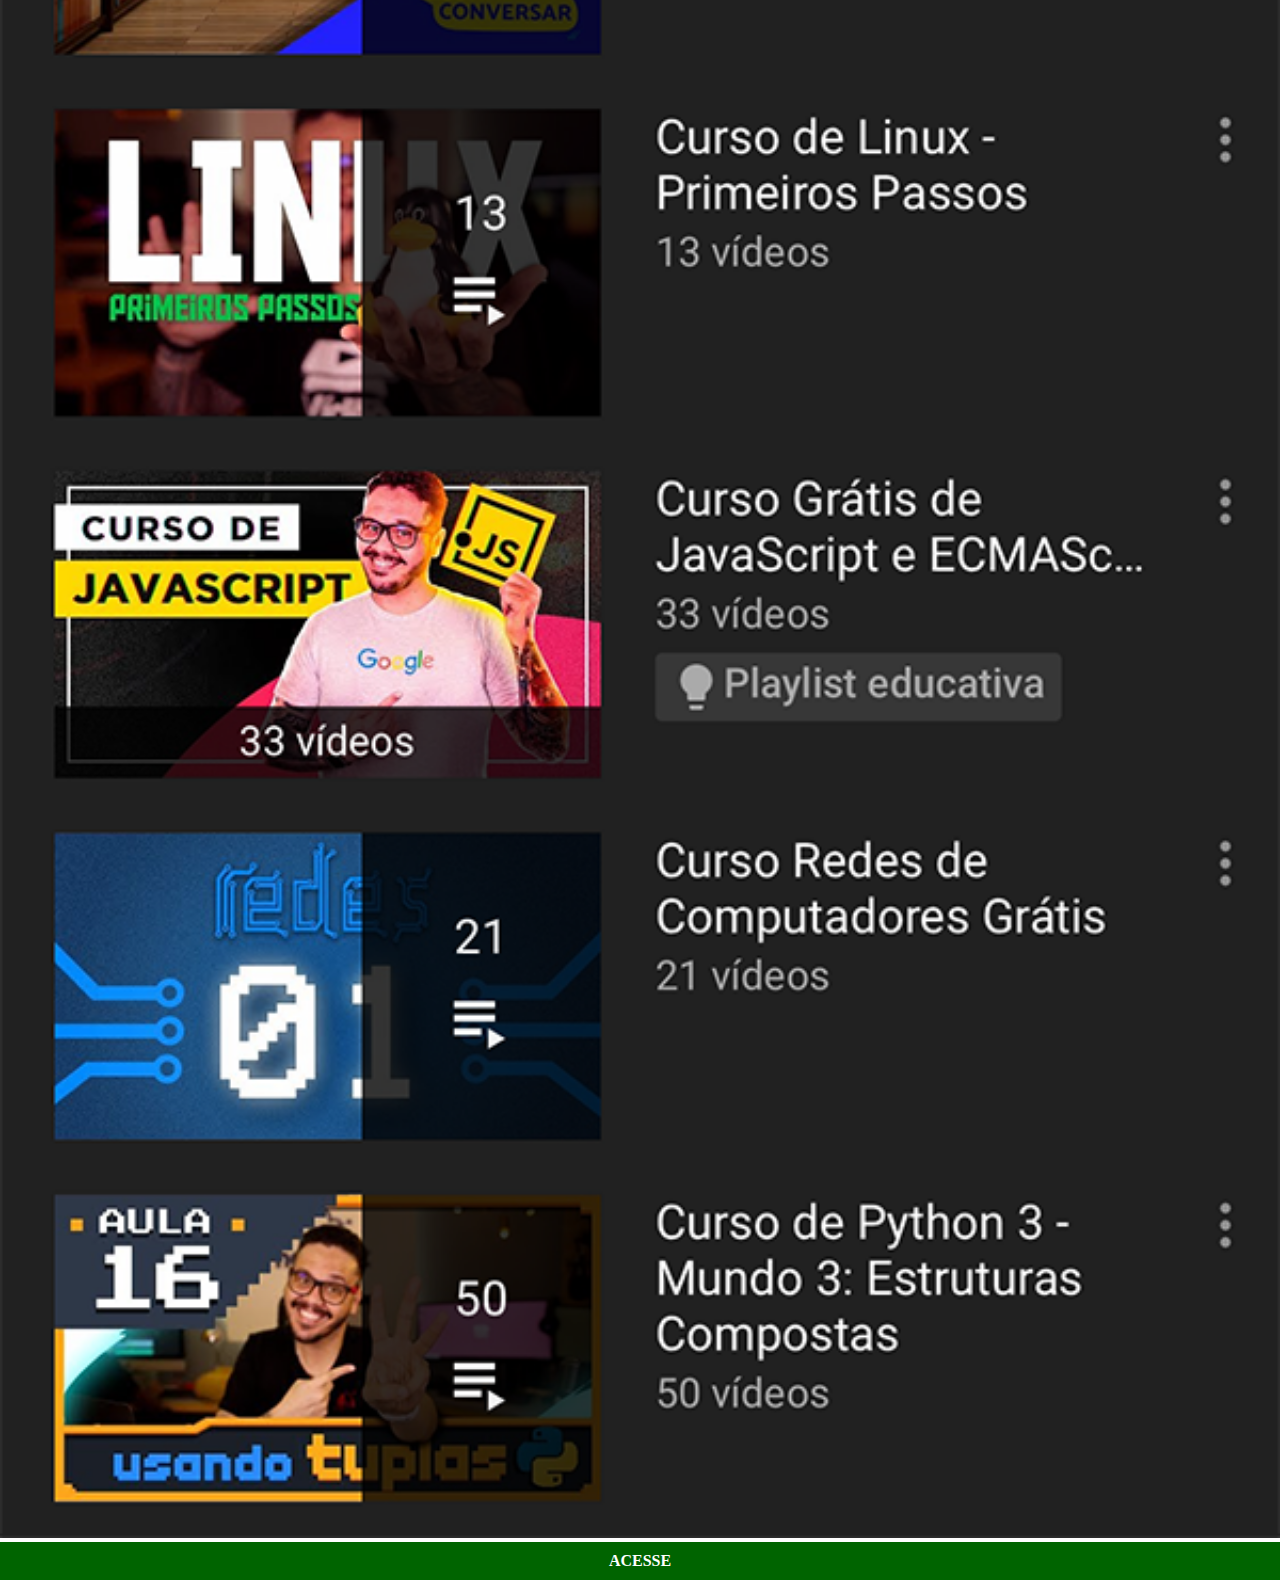
<file: youtube.html>
<!DOCTYPE html>
<html lang="pt-br">
<head>
    <meta charset="UTF-8">
    <meta name="viewport" content="width=device-width, initial-scale=1.0">
    <title>Youtube</title>
    <link rel="stylesheet" href="estilo/social.css">
</head>
<body>
    <img src="imagens/tela-youtube.png">
    <a href="https://www.youtube.com/cursoemvideo" target="_blank">ACESSE</a>
</body>
</html>
</file>
<file: estilo/style.css>
@charset "UTF-8";
 /*Configurações globais*/
*{
    margin: 0px;
    padding: 0px;
    font-family: Arial, Helvetica, sans-serif;
}
html , body{
    height: 100vh;
    width: 100vw;
    background-color: black;
}
body{
    background: url('../imagens/fundo-madeira.jpg') no-repeat top center;
    background-size: cover;
    background-attachment: fixed;
}
/*configurações do conteúdo principal*/
main{
    height: 100vh;
    position: relative;
}
/*Configurações do telefone*/
section#telefone{
    /*Isso serve para posicionar um elemento no centro*/
    position: absolute;
    top: 50%;
    left: 50%;
    transform: translate(-50%, -50%);


    width: 311px;
    height: 627px;
    background: url('../imagens/frame-iphone500.png') no-repeat center center;
}
iframe#tela{
    position: relative;
    top: 127px;
    left: 49px;
    height: 375px;
    width: 215px;
}
section#redes{
    text-align: right;
}
section#redes > a > img{
    width: 50px;
    height: 50px;
    margin: 10px;
    border-radius: 50%;
    box-shadow: 2px 2px 2px rgba(0, 0, 0, 0.432);
    box-sizing: border-box;
}
section#redes img:hover{
    border: 1px solid rgba(255, 255, 255, 0.425);
    transform: translate(-3px, -3px);
    box-shadow: 5px 5px 10px black;
    transition: transform .30s, border .1s;
}
</file>
<file: estilo/social.css>
@charset "UTF-8";
*{
    margin: 0px;
    padding: 0px;
}
   /*esconder a barra de rolagem*/
::-webkit-scrollbar{
    width: 0px;
    height: 0px;
}
img{
    width: 100vw;
}
a{
    display: block;
    padding: 10px;
    background-color: darkgreen;
    color: white;
    text-align: center;
    text-decoration: none;
    font-weight: bolder;
}
a:hover{
    background-color: lightgreen;
}
</file>
